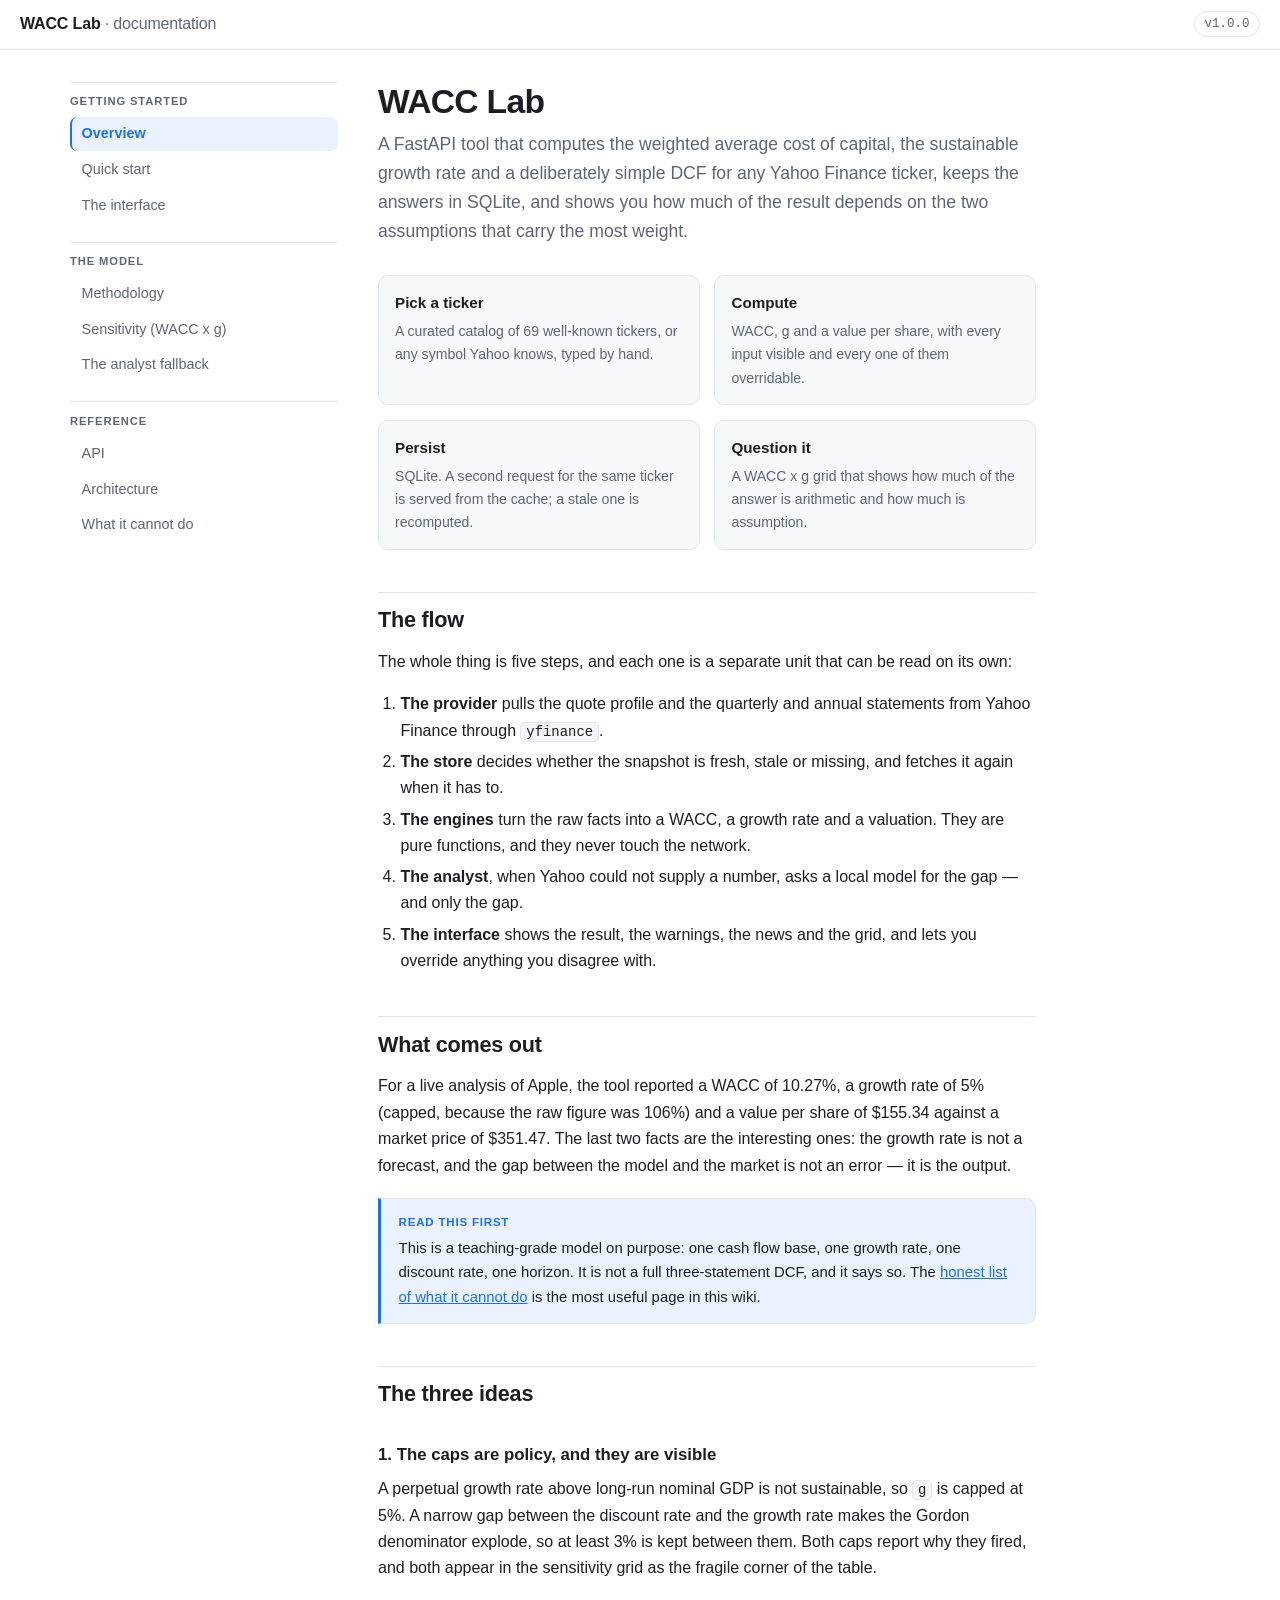
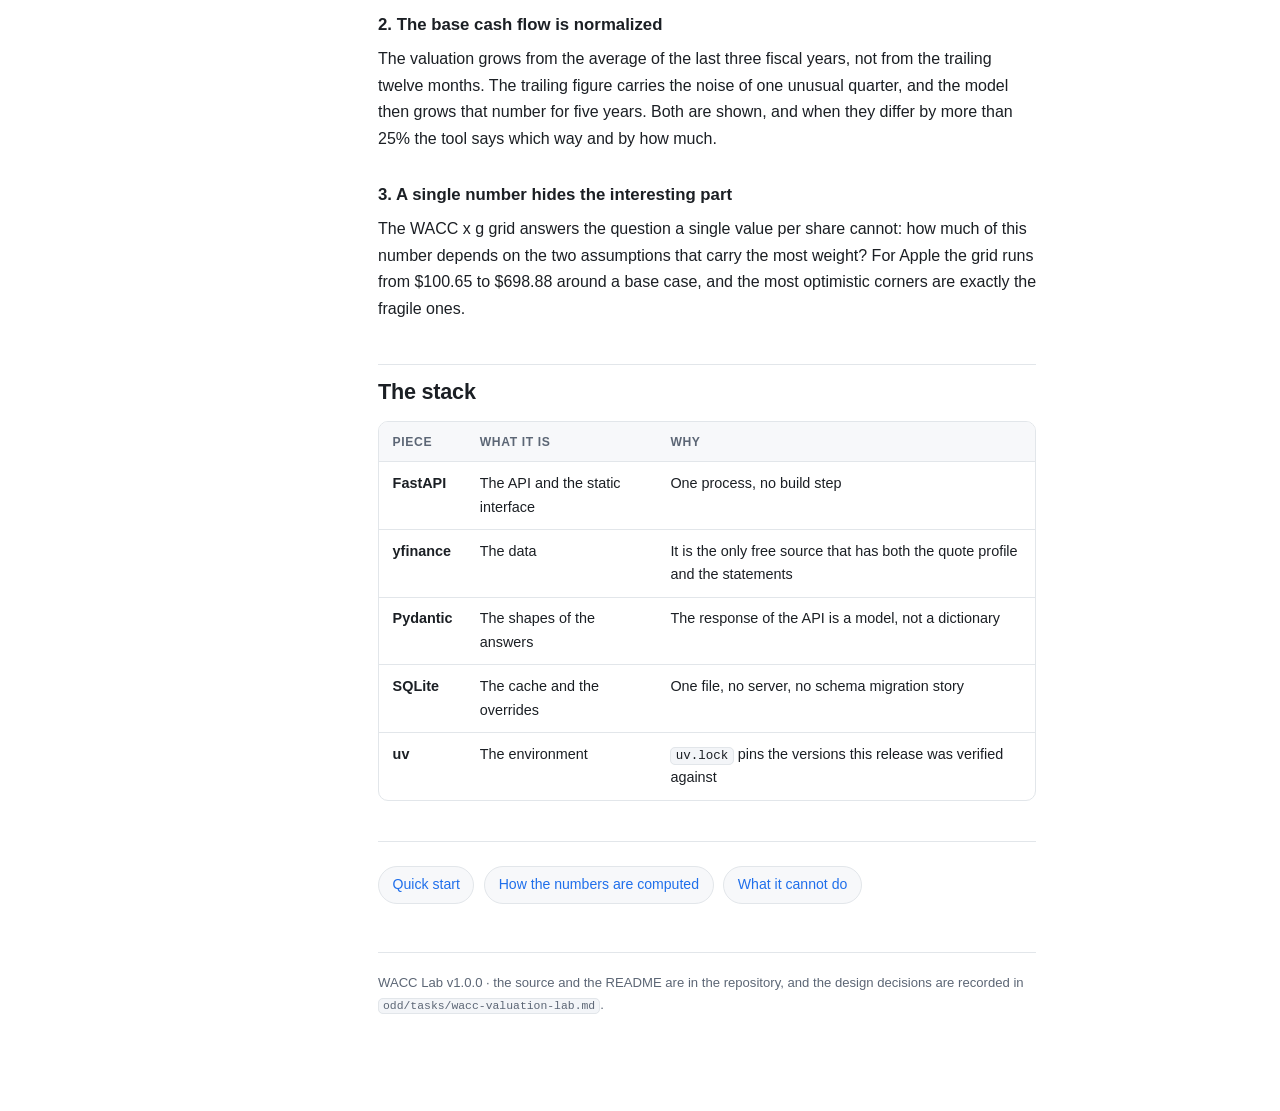
<file: docs/index.html>
<!DOCTYPE html>
<html lang="en">
<head>
<meta charset="utf-8" />
<meta name="viewport" content="width=device-width, initial-scale=1" />
<title>Overview — WACC Lab</title>
<link rel="stylesheet" href="assets/wiki.css" />
</head>
<body data-page="index">
<header class="masthead">
  <button class="menu" id="menu">Menu</button>
  <a class="mark" href="index.html">WACC Lab <span>· documentation</span></a>
  <span class="version" id="version">v1.0.0</span>
</header>

<div class="shell">
  <nav class="sidebar" id="sidebar"></nav>

  <main class="content">
    <h1>WACC Lab</h1>
    <p class="lead">
      A FastAPI tool that computes the weighted average cost of capital, the
      sustainable growth rate and a deliberately simple DCF for any Yahoo Finance
      ticker, keeps the answers in SQLite, and shows you how much of the result
      depends on the two assumptions that carry the most weight.
    </p>

    <div class="cards">
      <div class="card">
        <h3>Pick a ticker</h3>
        <p>A curated catalog of 69 well-known tickers, or any symbol Yahoo
        knows, typed by hand.</p>
      </div>
      <div class="card">
        <h3>Compute</h3>
        <p>WACC, g and a value per share, with every input visible and every
        one of them overridable.</p>
      </div>
      <div class="card">
        <h3>Persist</h3>
        <p>SQLite. A second request for the same ticker is served from the
        cache; a stale one is recomputed.</p>
      </div>
      <div class="card">
        <h3>Question it</h3>
        <p>A WACC x g grid that shows how much of the answer is arithmetic and
        how much is assumption.</p>
      </div>
    </div>

    <h2>The flow</h2>
    <p>
      The whole thing is five steps, and each one is a separate unit that can be
      read on its own:
    </p>
    <ol>
      <li><strong>The provider</strong> pulls the quote profile and the quarterly
      and annual statements from Yahoo Finance through <code>yfinance</code>.</li>
      <li><strong>The store</strong> decides whether the snapshot is fresh, stale
      or missing, and fetches it again when it has to.</li>
      <li><strong>The engines</strong> turn the raw facts into a WACC, a growth
      rate and a valuation. They are pure functions, and they never touch the
      network.</li>
      <li><strong>The analyst</strong>, when Yahoo could not supply a number,
      asks a local model for the gap — and only the gap.</li>
      <li><strong>The interface</strong> shows the result, the warnings, the
      news and the grid, and lets you override anything you disagree with.</li>
    </ol>

    <h2>What comes out</h2>
    <p>
      For a live analysis of Apple, the tool reported a WACC of 10.27%, a growth
      rate of 5% (capped, because the raw figure was 106%) and a value per share
      of $155.34 against a market price of $351.47. The last two facts are the
      interesting ones: the growth rate is not a forecast, and the gap between
      the model and the market is not an error — it is the output.
    </p>

    <div class="note info">
      <span class="label">Read this first</span>
      <p>
        This is a teaching-grade model on purpose: one cash flow base, one
        growth rate, one discount rate, one horizon. It is not a full
        three-statement DCF, and it says so. The
        <a href="limits.html">honest list of what it cannot do</a> is the most
        useful page in this wiki.
      </p>
    </div>

    <h2>The three ideas</h2>

    <h3>1. The caps are policy, and they are visible</h3>
    <p>
      A perpetual growth rate above long-run nominal GDP is not sustainable, so
      <code>g</code> is capped at 5%. A narrow gap between the discount rate and
      the growth rate makes the Gordon denominator explode, so at least 3% is
      kept between them. Both caps report why they fired, and both appear in
      the sensitivity grid as the fragile corner of the table.
    </p>

    <h3>2. The base cash flow is normalized</h3>
    <p>
      The valuation grows from the average of the last three fiscal years, not
      from the trailing twelve months. The trailing figure carries the noise of
      one unusual quarter, and the model then grows that number for five years.
      Both are shown, and when they differ by more than 25% the tool says which
      way and by how much.
    </p>

    <h3>3. A single number hides the interesting part</h3>
    <p>
      The WACC x g grid answers the question a single value per share cannot:
      how much of this number depends on the two assumptions that carry the
      most weight? For Apple the grid runs from $100.65 to $698.88 around a base
      case, and the most optimistic corners are exactly the fragile ones.
    </p>

    <h2>The stack</h2>
    <div class="table-wrap">
      <table>
        <thead>
          <tr><th>Piece</th><th>What it is</th><th>Why</th></tr>
        </thead>
        <tbody>
          <tr><th>FastAPI</th><td>The API and the static interface</td><td>One process, no build step</td></tr>
          <tr><th>yfinance</th><td>The data</td><td>It is the only free source that has both the quote profile and the statements</td></tr>
          <tr><th>Pydantic</th><td>The shapes of the answers</td><td>The response of the API is a model, not a dictionary</td></tr>
          <tr><th>SQLite</th><td>The cache and the overrides</td><td>One file, no server, no schema migration story</td></tr>
          <tr><th>uv</th><td>The environment</td><td><code>uv.lock</code> pins the versions this release was verified against</td></tr>
        </tbody>
      </table>
    </div>

    <div class="next-links">
      <a href="quickstart.html">Quick start</a>
      <a href="methodology.html">How the numbers are computed</a>
      <a href="limits.html">What it cannot do</a>
    </div>

    <p class="page-foot">
      WACC Lab v1.0.0 · the source and the README are in the repository, and
      the design decisions are recorded in
      <code>odd/tasks/wacc-valuation-lab.md</code>.
    </p>
  </main>
</div>

<script src="assets/wiki.js"></script>
</body>
</html>
</file>
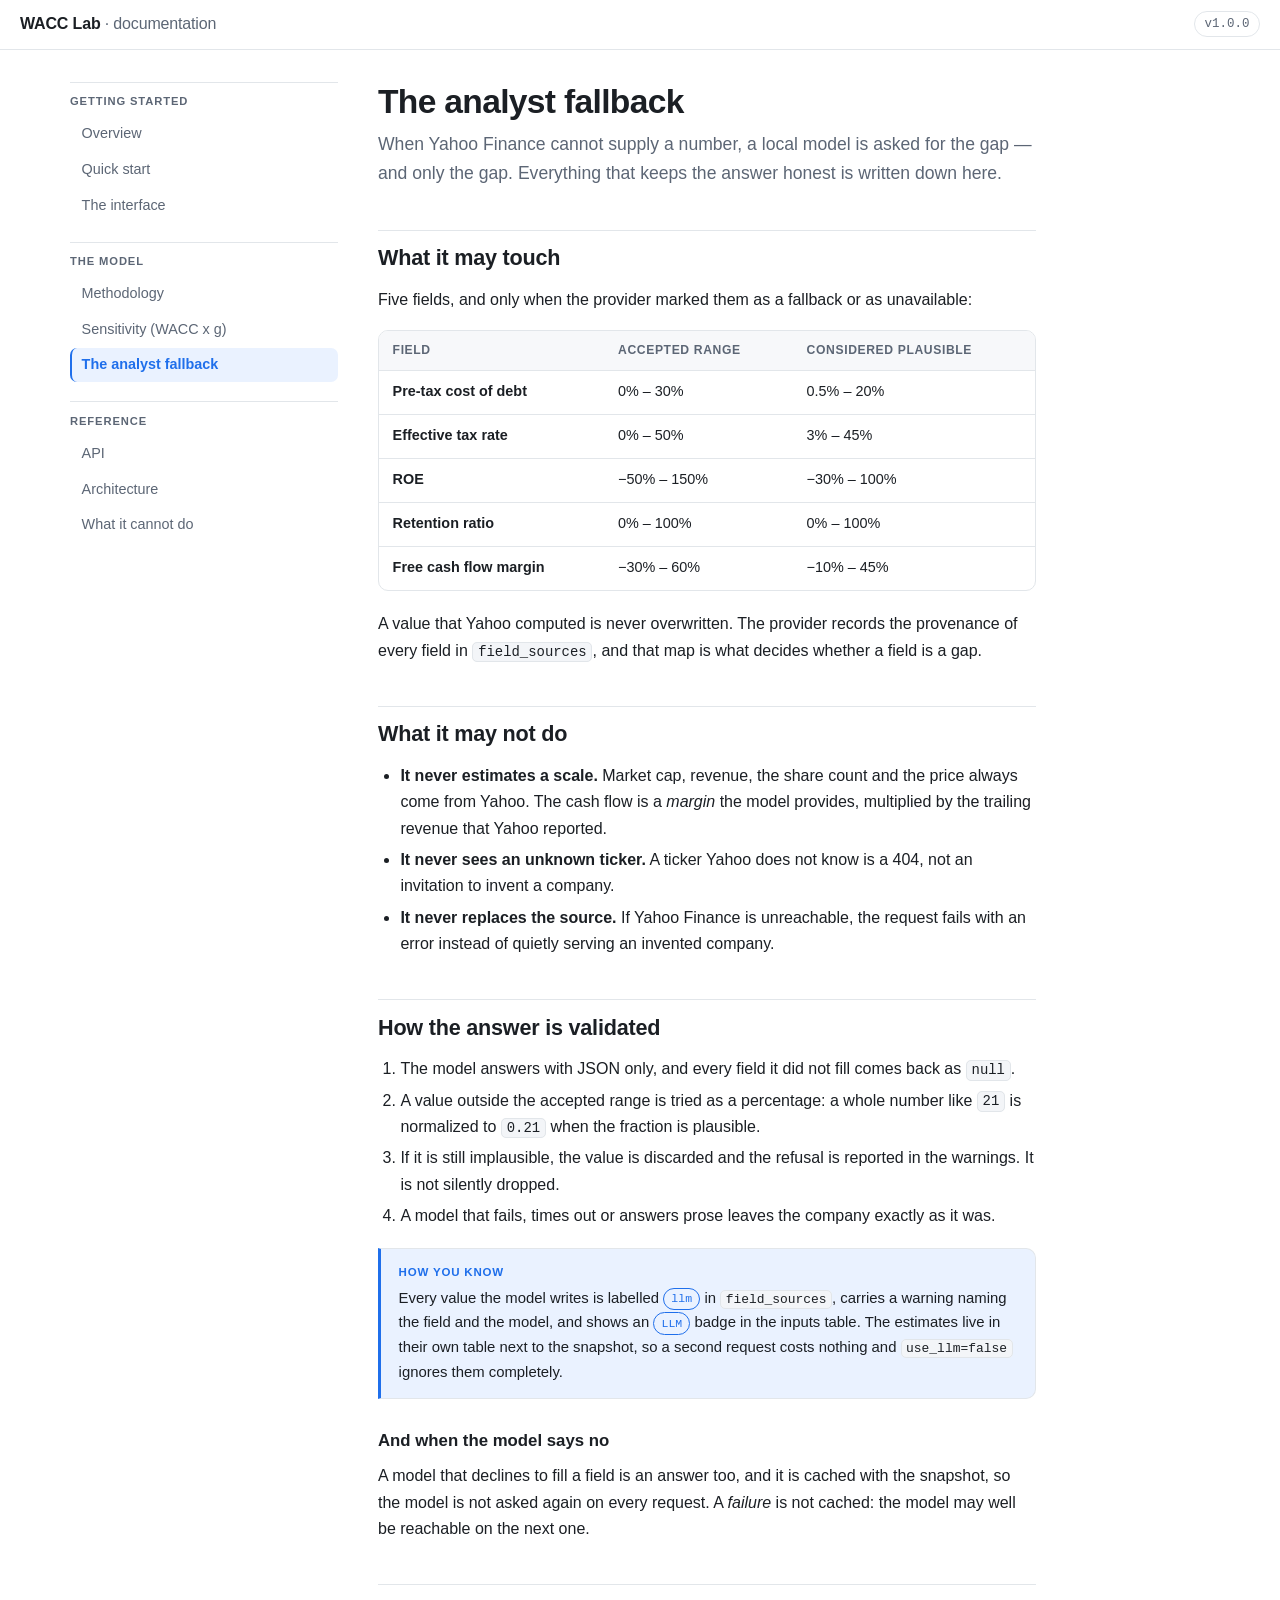
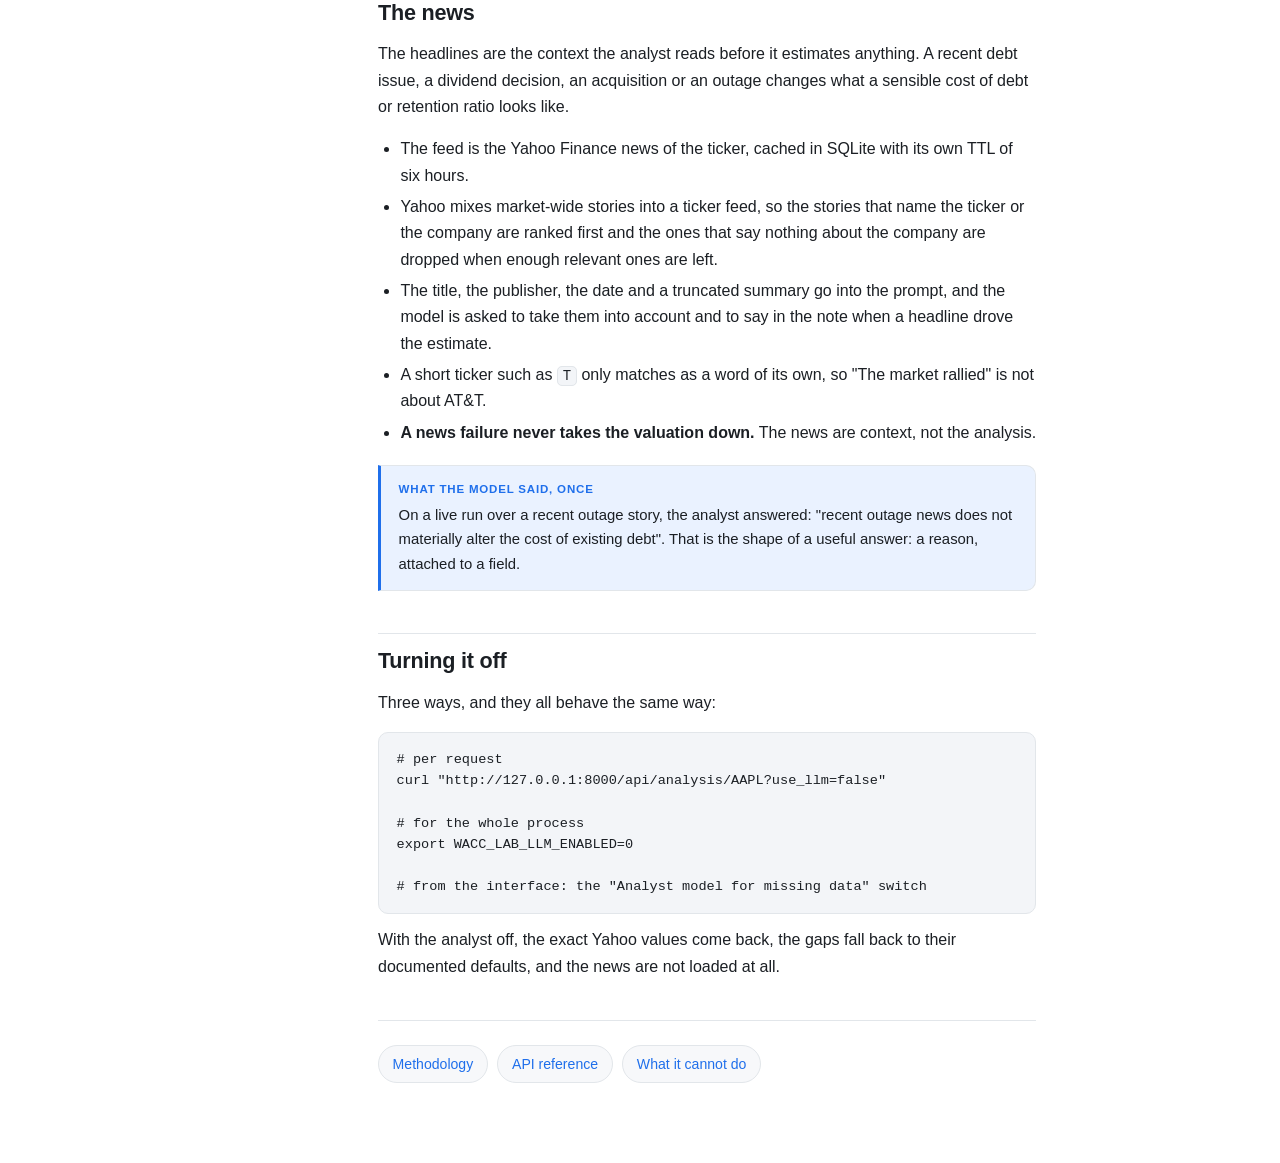
<file: docs/analyst.html>
<!DOCTYPE html>
<html lang="en">
<head>
<meta charset="utf-8" />
<meta name="viewport" content="width=device-width, initial-scale=1" />
<title>The analyst fallback — WACC Lab</title>
<link rel="stylesheet" href="assets/wiki.css" />
</head>
<body data-page="analyst">
<header class="masthead">
  <button class="menu" id="menu">Menu</button>
  <a class="mark" href="index.html">WACC Lab <span>· documentation</span></a>
  <span class="version" id="version">v1.0.0</span>
</header>

<div class="shell">
  <nav class="sidebar" id="sidebar"></nav>

  <main class="content">
    <h1>The analyst fallback</h1>
    <p class="lead">
      When Yahoo Finance cannot supply a number, a local model is asked for the
      gap — and only the gap. Everything that keeps the answer honest is
      written down here.
    </p>

    <h2>What it may touch</h2>
    <p>
      Five fields, and only when the provider marked them as a fallback or as
      unavailable:
    </p>
    <div class="table-wrap">
      <table>
        <thead>
          <tr><th>Field</th><th>Accepted range</th><th>Considered plausible</th></tr>
        </thead>
        <tbody>
          <tr><th>Pre-tax cost of debt</th><td>0% – 30%</td><td>0.5% – 20%</td></tr>
          <tr><th>Effective tax rate</th><td>0% – 50%</td><td>3% – 45%</td></tr>
          <tr><th>ROE</th><td>−50% – 150%</td><td>−30% – 100%</td></tr>
          <tr><th>Retention ratio</th><td>0% – 100%</td><td>0% – 100%</td></tr>
          <tr><th>Free cash flow margin</th><td>−30% – 60%</td><td>−10% – 45%</td></tr>
        </tbody>
      </table>
    </div>
    <p>
      A value that Yahoo computed is never overwritten. The provider records
      the provenance of every field in <code>field_sources</code>, and that map
      is what decides whether a field is a gap.
    </p>

    <h2>What it may not do</h2>
    <ul>
      <li><strong>It never estimates a scale.</strong> Market cap, revenue, the
      share count and the price always come from Yahoo. The cash flow is a
      <em>margin</em> the model provides, multiplied by the trailing revenue
      that Yahoo reported.</li>
      <li><strong>It never sees an unknown ticker.</strong> A ticker Yahoo does
      not know is a 404, not an invitation to invent a company.</li>
      <li><strong>It never replaces the source.</strong> If Yahoo Finance is
      unreachable, the request fails with an error instead of quietly serving an
      invented company.</li>
    </ul>

    <h2>How the answer is validated</h2>
    <ol>
      <li>The model answers with JSON only, and every field it did not fill
      comes back as <code>null</code>.</li>
      <li>A value outside the accepted range is tried as a percentage: a whole
      number like <code>21</code> is normalized to <code>0.21</code> when the
      fraction is plausible.</li>
      <li>If it is still implausible, the value is discarded and the refusal is
      reported in the warnings. It is not silently dropped.</li>
      <li>A model that fails, times out or answers prose leaves the company
      exactly as it was.</li>
    </ol>

    <div class="note info">
      <span class="label">How you know</span>
      <p>
        Every value the model writes is labelled <span class="chip llm">llm</span>
        in <code>field_sources</code>, carries a warning naming the field and
        the model, and shows an <span class="chip llm">LLM</span> badge in the
        inputs table. The estimates live in their own table next to the
        snapshot, so a second request costs nothing and
        <code>use_llm=false</code> ignores them completely.
      </p>
    </div>

    <h3>And when the model says no</h3>
    <p>
      A model that declines to fill a field is an answer too, and it is cached
      with the snapshot, so the model is not asked again on every request. A
      <em>failure</em> is not cached: the model may well be reachable on the
      next one.
    </p>

    <h2>The news</h2>
    <p>
      The headlines are the context the analyst reads before it estimates
      anything. A recent debt issue, a dividend decision, an acquisition or an
      outage changes what a sensible cost of debt or retention ratio looks like.
    </p>
    <ul>
      <li>The feed is the Yahoo Finance news of the ticker, cached in SQLite
      with its own TTL of six hours.</li>
      <li>Yahoo mixes market-wide stories into a ticker feed, so the stories
      that name the ticker or the company are ranked first and the ones that
      say nothing about the company are dropped when enough relevant ones are
      left.</li>
      <li>The title, the publisher, the date and a truncated summary go into
      the prompt, and the model is asked to take them into account and to say
      in the note when a headline drove the estimate.</li>
      <li>A short ticker such as <code>T</code> only matches as a word of its
      own, so "The market rallied" is not about AT&amp;T.</li>
      <li><strong>A news failure never takes the valuation down.</strong> The
      news are context, not the analysis.</li>
    </ul>

    <div class="note info">
      <span class="label">What the model said, once</span>
      <p>
        On a live run over a recent outage story, the analyst answered:
        "recent outage news does not materially alter the cost of existing
        debt". That is the shape of a useful answer: a reason, attached to a
        field.
      </p>
    </div>

    <h2>Turning it off</h2>
    <p>Three ways, and they all behave the same way:</p>
    <pre><code># per request
curl "http://127.0.0.1:8000/api/analysis/AAPL?use_llm=false"

# for the whole process
export WACC_LAB_LLM_ENABLED=0

# from the interface: the "Analyst model for missing data" switch</code></pre>
    <p>
      With the analyst off, the exact Yahoo values come back, the gaps fall
      back to their documented defaults, and the news are not loaded at all.
    </p>

    <div class="next-links">
      <a href="methodology.html">Methodology</a>
      <a href="api.html">API reference</a>
      <a href="limits.html">What it cannot do</a>
    </div>
  </main>
</div>

<script src="assets/wiki.js"></script>
</body>
</html>
</file>
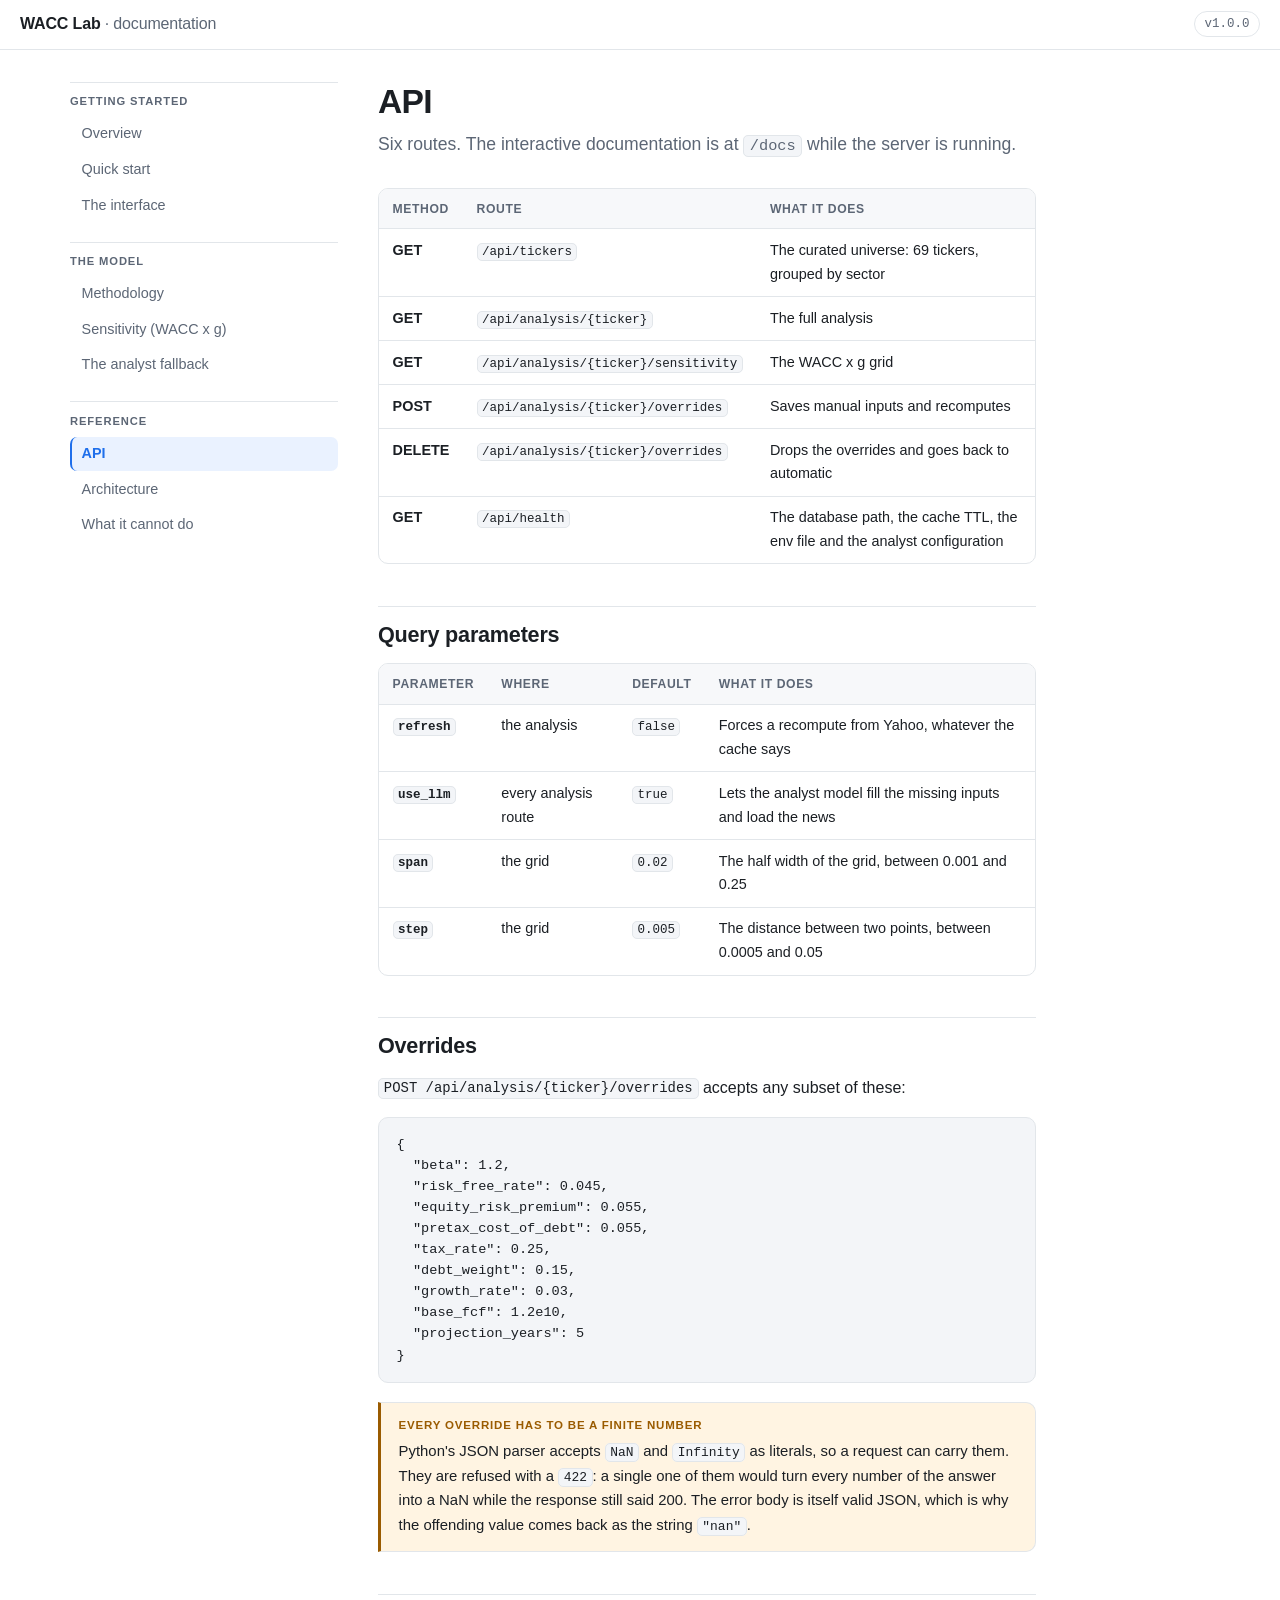
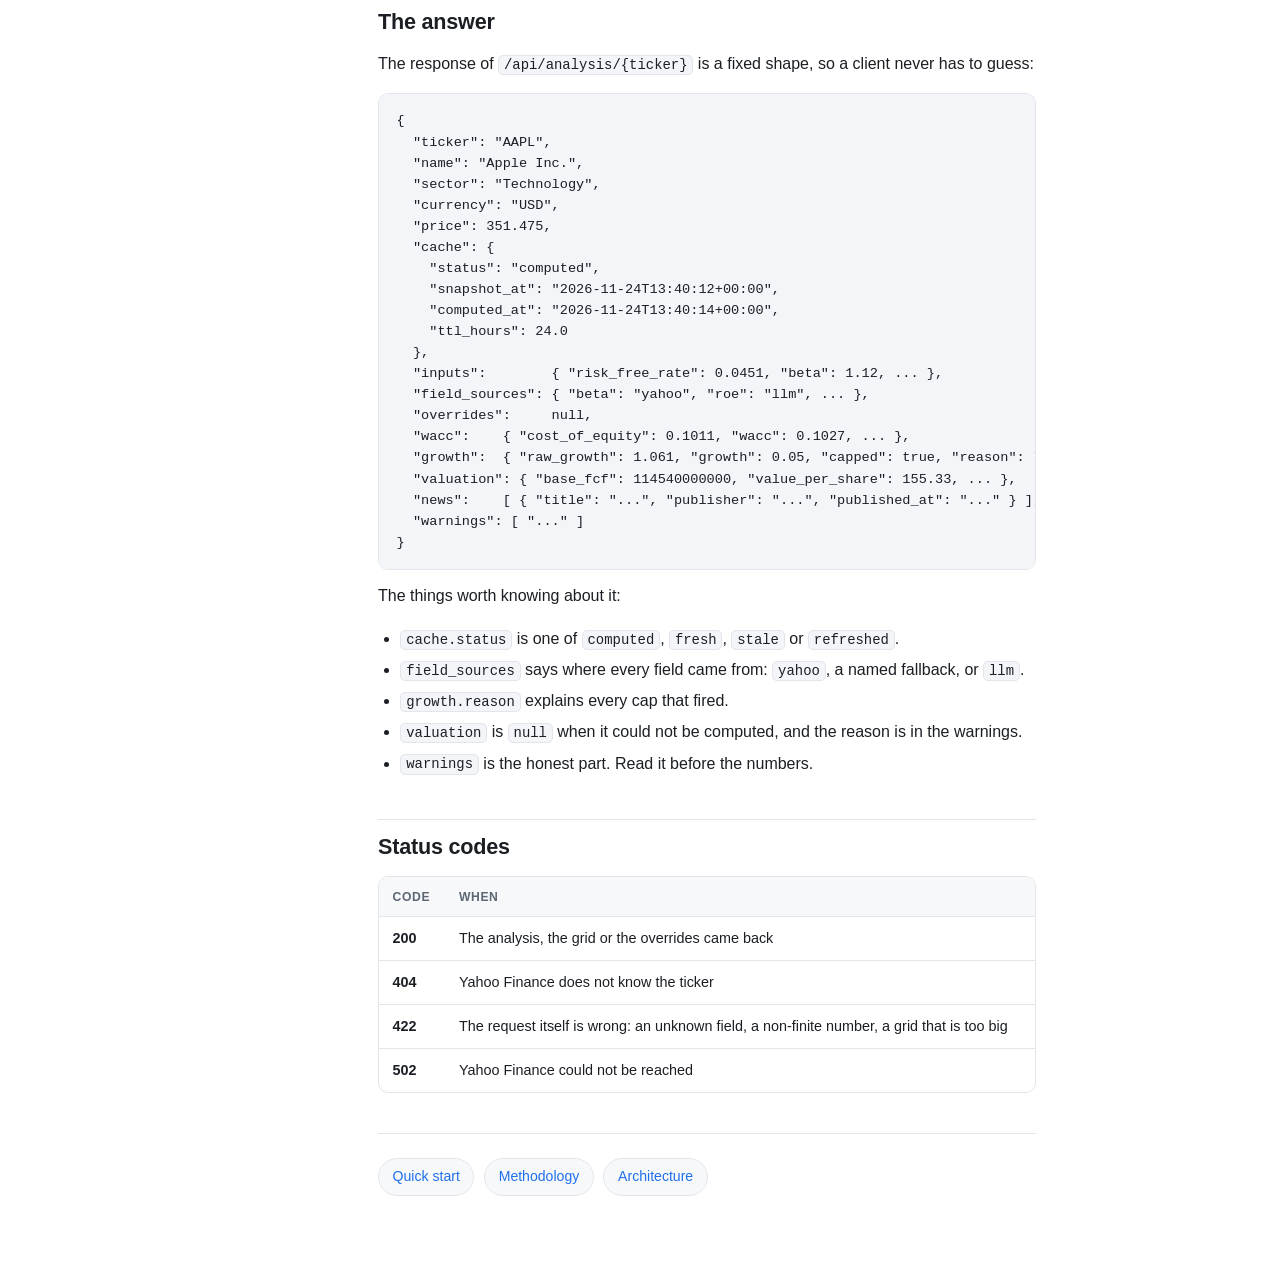
<file: docs/api.html>
<!DOCTYPE html>
<html lang="en">
<head>
<meta charset="utf-8" />
<meta name="viewport" content="width=device-width, initial-scale=1" />
<title>API — WACC Lab</title>
<link rel="stylesheet" href="assets/wiki.css" />
</head>
<body data-page="api">
<header class="masthead">
  <button class="menu" id="menu">Menu</button>
  <a class="mark" href="index.html">WACC Lab <span>· documentation</span></a>
  <span class="version" id="version">v1.0.0</span>
</header>

<div class="shell">
  <nav class="sidebar" id="sidebar"></nav>

  <main class="content">
    <h1>API</h1>
    <p class="lead">
      Six routes. The interactive documentation is at
      <code>/docs</code> while the server is running.
    </p>

    <div class="table-wrap">
      <table>
        <thead>
          <tr><th>Method</th><th>Route</th><th>What it does</th></tr>
        </thead>
        <tbody>
          <tr>
            <th>GET</th>
            <td><code>/api/tickers</code></td>
            <td>The curated universe: 69 tickers, grouped by sector</td>
          </tr>
          <tr>
            <th>GET</th>
            <td><code>/api/analysis/{ticker}</code></td>
            <td>The full analysis</td>
          </tr>
          <tr>
            <th>GET</th>
            <td><code>/api/analysis/{ticker}/sensitivity</code></td>
            <td>The WACC x g grid</td>
          </tr>
          <tr>
            <th>POST</th>
            <td><code>/api/analysis/{ticker}/overrides</code></td>
            <td>Saves manual inputs and recomputes</td>
          </tr>
          <tr>
            <th>DELETE</th>
            <td><code>/api/analysis/{ticker}/overrides</code></td>
            <td>Drops the overrides and goes back to automatic</td>
          </tr>
          <tr>
            <th>GET</th>
            <td><code>/api/health</code></td>
            <td>The database path, the cache TTL, the env file and the analyst configuration</td>
          </tr>
        </tbody>
      </table>
    </div>

    <h2>Query parameters</h2>
    <div class="table-wrap">
      <table>
        <thead>
          <tr><th>Parameter</th><th>Where</th><th>Default</th><th>What it does</th></tr>
        </thead>
        <tbody>
          <tr><th><code>refresh</code></th><td>the analysis</td><td><code>false</code></td><td>Forces a recompute from Yahoo, whatever the cache says</td></tr>
          <tr><th><code>use_llm</code></th><td>every analysis route</td><td><code>true</code></td><td>Lets the analyst model fill the missing inputs and load the news</td></tr>
          <tr><th><code>span</code></th><td>the grid</td><td><code>0.02</code></td><td>The half width of the grid, between 0.001 and 0.25</td></tr>
          <tr><th><code>step</code></th><td>the grid</td><td><code>0.005</code></td><td>The distance between two points, between 0.0005 and 0.05</td></tr>
        </tbody>
      </table>
    </div>

    <h2>Overrides</h2>
    <p>
      <code>POST /api/analysis/{ticker}/overrides</code> accepts any subset of
      these:
    </p>
    <pre><code>{
  "beta": 1.2,
  "risk_free_rate": 0.045,
  "equity_risk_premium": 0.055,
  "pretax_cost_of_debt": 0.055,
  "tax_rate": 0.25,
  "debt_weight": 0.15,
  "growth_rate": 0.03,
  "base_fcf": 1.2e10,
  "projection_years": 5
}</code></pre>

    <div class="note warn">
      <span class="label">Every override has to be a finite number</span>
      <p>
        Python's JSON parser accepts <code>NaN</code> and <code>Infinity</code>
        as literals, so a request can carry them. They are refused with a
        <code>422</code>: a single one of them would turn every number of the
        answer into a NaN while the response still said 200. The error body is
        itself valid JSON, which is why the offending value comes back as the
        string <code>"nan"</code>.
      </p>
    </div>

    <h2>The answer</h2>
    <p>
      The response of <code>/api/analysis/{ticker}</code> is a fixed shape, so a
      client never has to guess:
    </p>
    <pre><code>{
  "ticker": "AAPL",
  "name": "Apple Inc.",
  "sector": "Technology",
  "currency": "USD",
  "price": 351.475,
  "cache": {
    "status": "computed",
    "snapshot_at": "2026-11-24T13:40:12+00:00",
    "computed_at": "2026-11-24T13:40:14+00:00",
    "ttl_hours": 24.0
  },
  "inputs":        { "risk_free_rate": 0.0451, "beta": 1.12, ... },
  "field_sources": { "beta": "yahoo", "roe": "llm", ... },
  "overrides":     null,
  "wacc":    { "cost_of_equity": 0.1011, "wacc": 0.1027, ... },
  "growth":  { "raw_growth": 1.061, "growth": 0.05, "capped": true, "reason": "..." },
  "valuation": { "base_fcf": 114540000000, "value_per_share": 155.33, ... },
  "news":    [ { "title": "...", "publisher": "...", "published_at": "..." } ],
  "warnings": [ "..." ]
}</code></pre>

    <p>The things worth knowing about it:</p>
    <ul>
      <li><code>cache.status</code> is one of <code>computed</code>,
      <code>fresh</code>, <code>stale</code> or <code>refreshed</code>.</li>
      <li><code>field_sources</code> says where every field came from:
      <code>yahoo</code>, a named fallback, or <code>llm</code>.</li>
      <li><code>growth.reason</code> explains every cap that fired.</li>
      <li><code>valuation</code> is <code>null</code> when it could not be
      computed, and the reason is in the warnings.</li>
      <li><code>warnings</code> is the honest part. Read it before the
      numbers.</li>
    </ul>

    <h2>Status codes</h2>
    <div class="table-wrap">
      <table>
        <thead>
          <tr><th>Code</th><th>When</th></tr>
        </thead>
        <tbody>
          <tr><th>200</th><td>The analysis, the grid or the overrides came back</td></tr>
          <tr><th>404</th><td>Yahoo Finance does not know the ticker</td></tr>
          <tr><th>422</th><td>The request itself is wrong: an unknown field, a non-finite number, a grid that is too big</td></tr>
          <tr><th>502</th><td>Yahoo Finance could not be reached</td></tr>
        </tbody>
      </table>
    </div>

    <div class="next-links">
      <a href="quickstart.html">Quick start</a>
      <a href="methodology.html">Methodology</a>
      <a href="architecture.html">Architecture</a>
    </div>
  </main>
</div>

<script src="assets/wiki.js"></script>
</body>
</html>
</file>
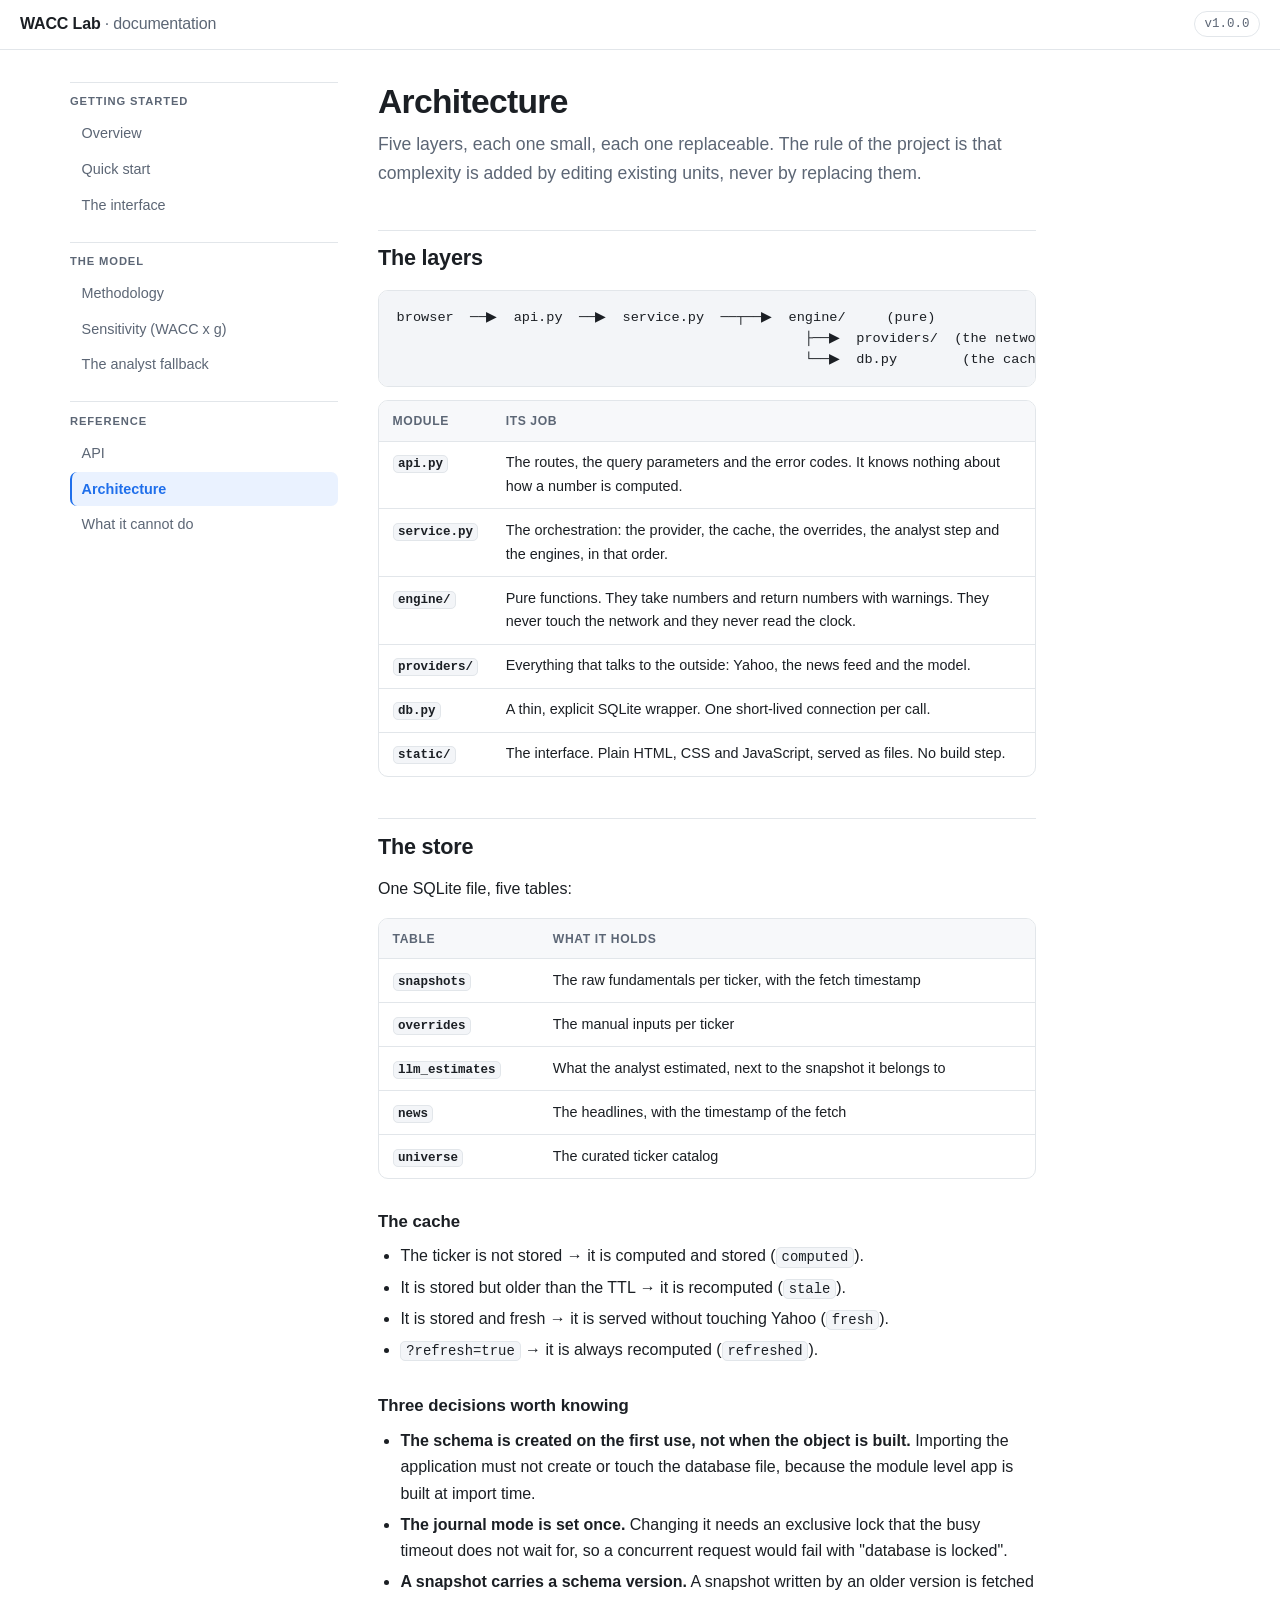
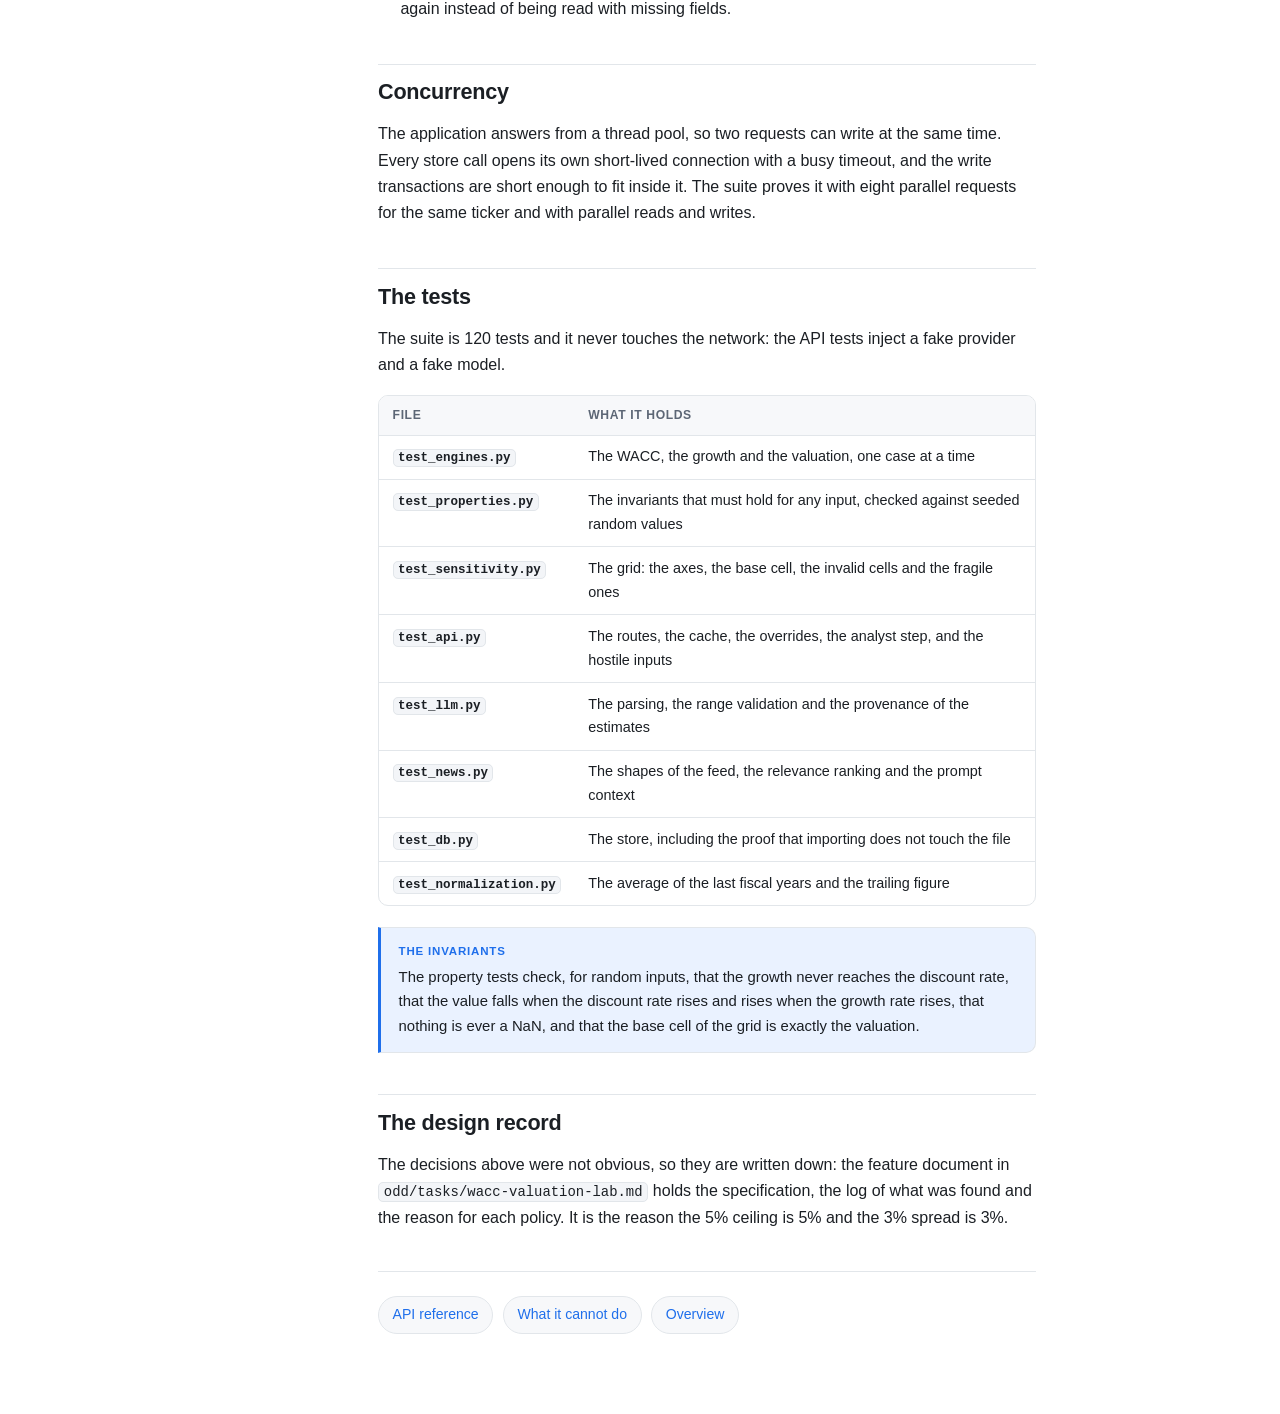
<file: docs/architecture.html>
<!DOCTYPE html>
<html lang="en">
<head>
<meta charset="utf-8" />
<meta name="viewport" content="width=device-width, initial-scale=1" />
<title>Architecture — WACC Lab</title>
<link rel="stylesheet" href="assets/wiki.css" />
</head>
<body data-page="architecture">
<header class="masthead">
  <button class="menu" id="menu">Menu</button>
  <a class="mark" href="index.html">WACC Lab <span>· documentation</span></a>
  <span class="version" id="version">v1.0.0</span>
</header>

<div class="shell">
  <nav class="sidebar" id="sidebar"></nav>

  <main class="content">
    <h1>Architecture</h1>
    <p class="lead">
      Five layers, each one small, each one replaceable. The rule of the
      project is that complexity is added by editing existing units, never by
      replacing them.
    </p>

    <h2>The layers</h2>
    <pre><code>browser  ──▶  api.py  ──▶  service.py  ──┬──▶  engine/     (pure)
                                                  ├──▶  providers/  (the network)
                                                  └──▶  db.py        (the cache)</code></pre>

    <div class="table-wrap">
      <table>
        <thead>
          <tr><th>Module</th><th>Its job</th></tr>
        </thead>
        <tbody>
          <tr>
            <th><code>api.py</code></th>
            <td>The routes, the query parameters and the error codes. It knows
            nothing about how a number is computed.</td>
          </tr>
          <tr>
            <th><code>service.py</code></th>
            <td>The orchestration: the provider, the cache, the overrides, the
            analyst step and the engines, in that order.</td>
          </tr>
          <tr>
            <th><code>engine/</code></th>
            <td>Pure functions. They take numbers and return numbers with
            warnings. They never touch the network and they never read the
            clock.</td>
          </tr>
          <tr>
            <th><code>providers/</code></th>
            <td>Everything that talks to the outside: Yahoo, the news feed and
            the model.</td>
          </tr>
          <tr>
            <th><code>db.py</code></th>
            <td>A thin, explicit SQLite wrapper. One short-lived connection per
            call.</td>
          </tr>
          <tr>
            <th><code>static/</code></th>
            <td>The interface. Plain HTML, CSS and JavaScript, served as
            files. No build step.</td>
          </tr>
        </tbody>
      </table>
    </div>

    <h2>The store</h2>
    <p>One SQLite file, five tables:</p>
    <div class="table-wrap">
      <table>
        <thead>
          <tr><th>Table</th><th>What it holds</th></tr>
        </thead>
        <tbody>
          <tr><th><code>snapshots</code></th><td>The raw fundamentals per ticker, with the fetch timestamp</td></tr>
          <tr><th><code>overrides</code></th><td>The manual inputs per ticker</td></tr>
          <tr><th><code>llm_estimates</code></th><td>What the analyst estimated, next to the snapshot it belongs to</td></tr>
          <tr><th><code>news</code></th><td>The headlines, with the timestamp of the fetch</td></tr>
          <tr><th><code>universe</code></th><td>The curated ticker catalog</td></tr>
        </tbody>
      </table>
    </div>

    <h3>The cache</h3>
    <ul>
      <li>The ticker is not stored → it is computed and stored
      (<code>computed</code>).</li>
      <li>It is stored but older than the TTL → it is recomputed
      (<code>stale</code>).</li>
      <li>It is stored and fresh → it is served without touching Yahoo
      (<code>fresh</code>).</li>
      <li><code>?refresh=true</code> → it is always recomputed
      (<code>refreshed</code>).</li>
    </ul>

    <h3>Three decisions worth knowing</h3>
    <ul>
      <li><strong>The schema is created on the first use, not when the object is
      built.</strong> Importing the application must not create or touch the
      database file, because the module level app is built at import time.</li>
      <li><strong>The journal mode is set once.</strong> Changing it needs an
      exclusive lock that the busy timeout does not wait for, so a concurrent
      request would fail with "database is locked".</li>
      <li><strong>A snapshot carries a schema version.</strong> A snapshot
      written by an older version is fetched again instead of being read with
      missing fields.</li>
    </ul>

    <h2>Concurrency</h2>
    <p>
      The application answers from a thread pool, so two requests can write at
      the same time. Every store call opens its own short-lived connection with
      a busy timeout, and the write transactions are short enough to fit inside
      it. The suite proves it with eight parallel requests for the same ticker
      and with parallel reads and writes.
    </p>

    <h2>The tests</h2>
    <p>
      The suite is 120 tests and it never touches the network: the API tests
      inject a fake provider and a fake model.
    </p>
    <div class="table-wrap">
      <table>
        <thead>
          <tr><th>File</th><th>What it holds</th></tr>
        </thead>
        <tbody>
          <tr><th><code>test_engines.py</code></th><td>The WACC, the growth and the valuation, one case at a time</td></tr>
          <tr><th><code>test_properties.py</code></th><td>The invariants that must hold for any input, checked against seeded random values</td></tr>
          <tr><th><code>test_sensitivity.py</code></th><td>The grid: the axes, the base cell, the invalid cells and the fragile ones</td></tr>
          <tr><th><code>test_api.py</code></th><td>The routes, the cache, the overrides, the analyst step, and the hostile inputs</td></tr>
          <tr><th><code>test_llm.py</code></th><td>The parsing, the range validation and the provenance of the estimates</td></tr>
          <tr><th><code>test_news.py</code></th><td>The shapes of the feed, the relevance ranking and the prompt context</td></tr>
          <tr><th><code>test_db.py</code></th><td>The store, including the proof that importing does not touch the file</td></tr>
          <tr><th><code>test_normalization.py</code></th><td>The average of the last fiscal years and the trailing figure</td></tr>
        </tbody>
      </table>
    </div>

    <div class="note info">
      <span class="label">The invariants</span>
      <p>
        The property tests check, for random inputs, that the growth never
        reaches the discount rate, that the value falls when the discount rate
        rises and rises when the growth rate rises, that nothing is ever a NaN,
        and that the base cell of the grid is exactly the valuation.
      </p>
    </div>

    <h2>The design record</h2>
    <p>
      The decisions above were not obvious, so they are written down: the
      feature document in <code>odd/tasks/wacc-valuation-lab.md</code> holds
      the specification, the log of what was found and the reason for each
      policy. It is the reason the 5% ceiling is 5% and the 3% spread is 3%.
    </p>

    <div class="next-links">
      <a href="api.html">API reference</a>
      <a href="limits.html">What it cannot do</a>
      <a href="index.html">Overview</a>
    </div>
  </main>
</div>

<script src="assets/wiki.js"></script>
</body>
</html>
</file>
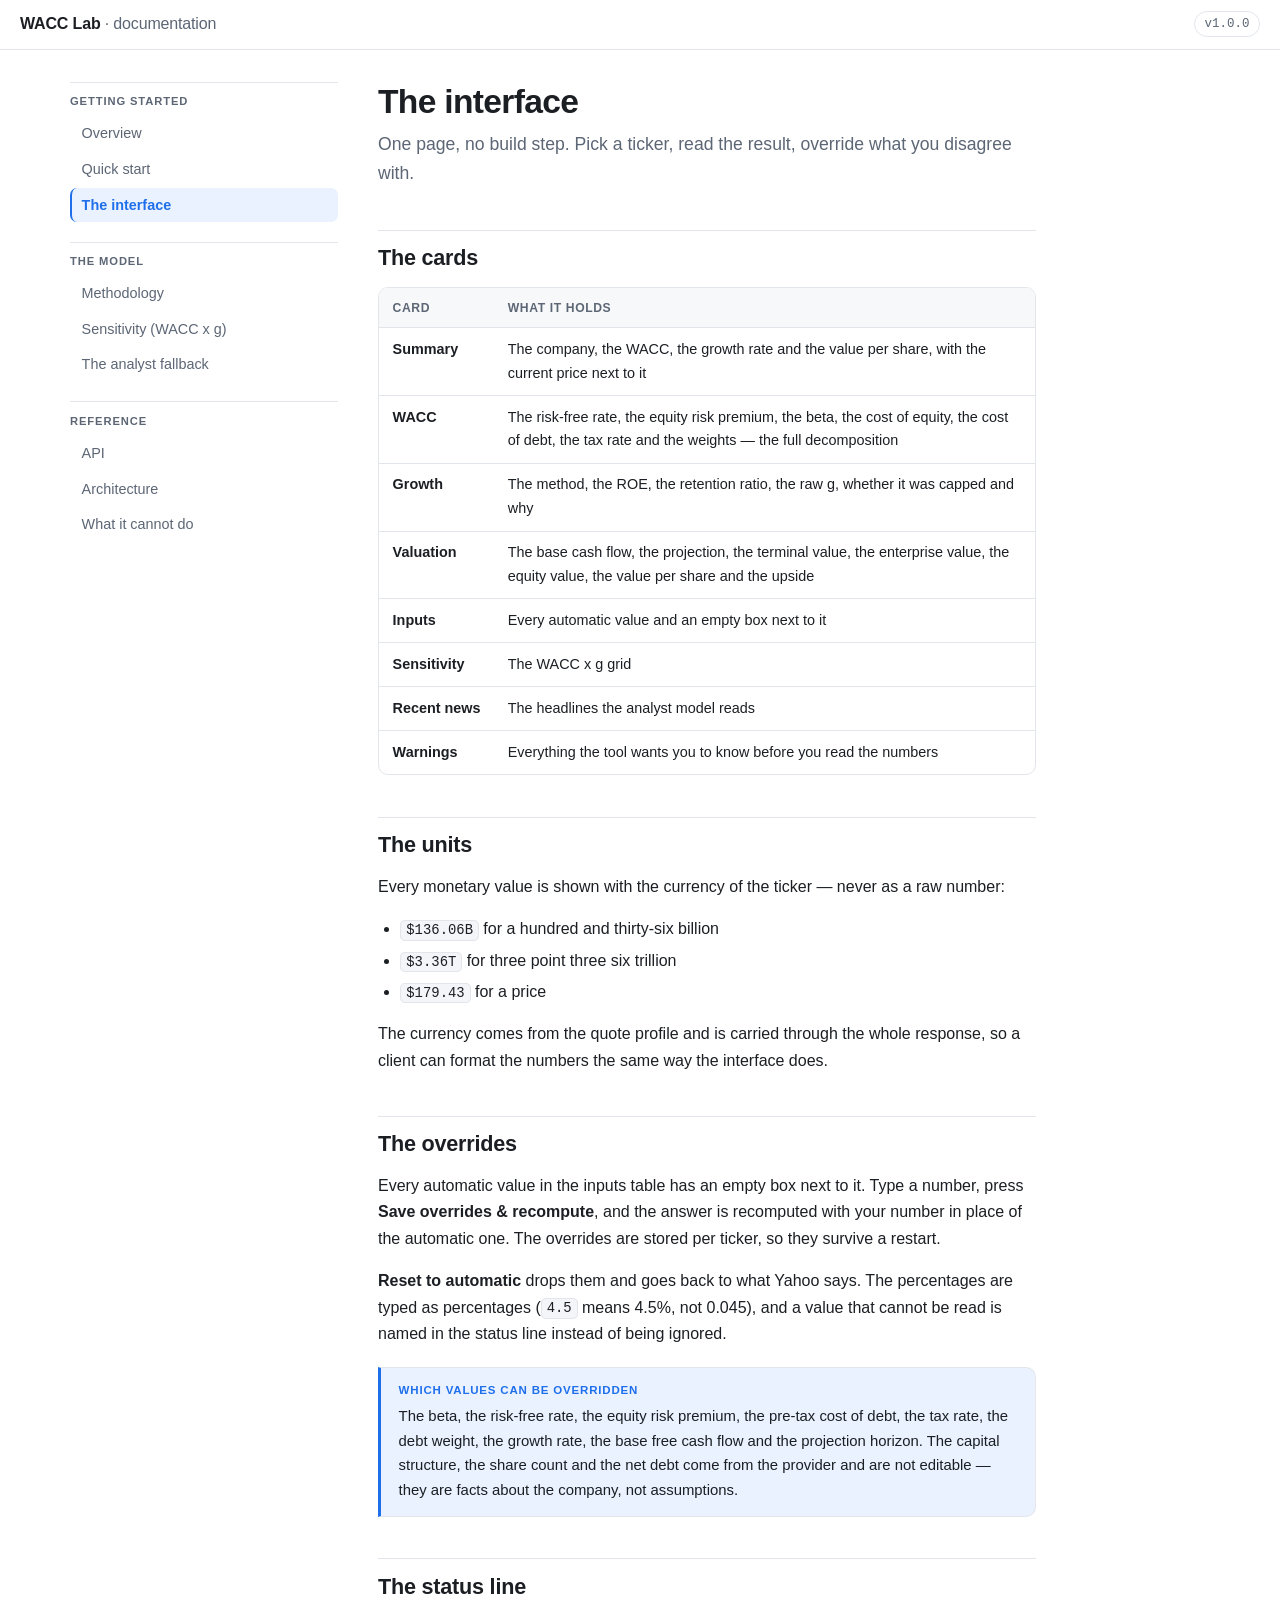
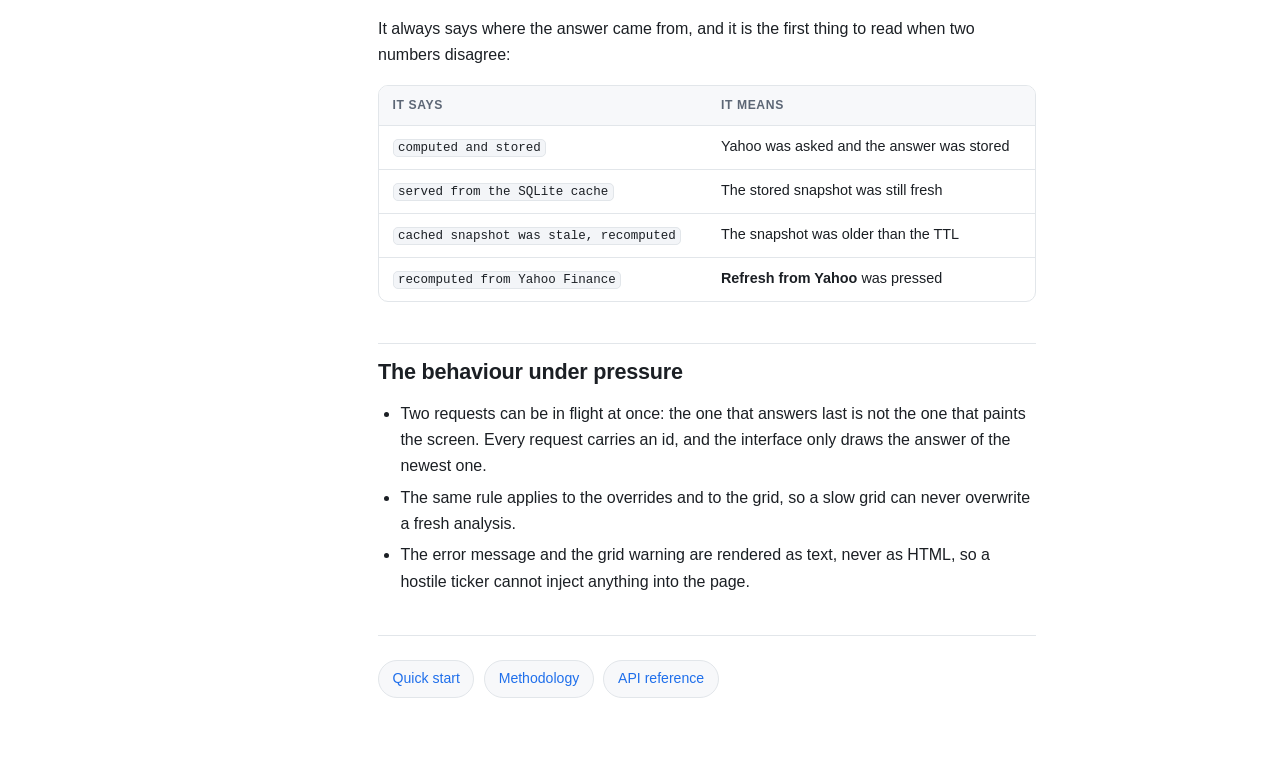
<file: docs/interface.html>
<!DOCTYPE html>
<html lang="en">
<head>
<meta charset="utf-8" />
<meta name="viewport" content="width=device-width, initial-scale=1" />
<title>The interface — WACC Lab</title>
<link rel="stylesheet" href="assets/wiki.css" />
</head>
<body data-page="interface">
<header class="masthead">
  <button class="menu" id="menu">Menu</button>
  <a class="mark" href="index.html">WACC Lab <span>· documentation</span></a>
  <span class="version" id="version">v1.0.0</span>
</header>

<div class="shell">
  <nav class="sidebar" id="sidebar"></nav>

  <main class="content">
    <h1>The interface</h1>
    <p class="lead">
      One page, no build step. Pick a ticker, read the result, override what you
      disagree with.
    </p>

    <h2>The cards</h2>
    <div class="table-wrap">
      <table>
        <thead>
          <tr><th>Card</th><th>What it holds</th></tr>
        </thead>
        <tbody>
          <tr><th>Summary</th><td>The company, the WACC, the growth rate and the value per share, with the current price next to it</td></tr>
          <tr><th>WACC</th><td>The risk-free rate, the equity risk premium, the beta, the cost of equity, the cost of debt, the tax rate and the weights — the full decomposition</td></tr>
          <tr><th>Growth</th><td>The method, the ROE, the retention ratio, the raw g, whether it was capped and why</td></tr>
          <tr><th>Valuation</th><td>The base cash flow, the projection, the terminal value, the enterprise value, the equity value, the value per share and the upside</td></tr>
          <tr><th>Inputs</th><td>Every automatic value and an empty box next to it</td></tr>
          <tr><th>Sensitivity</th><td>The WACC x g grid</td></tr>
          <tr><th>Recent news</th><td>The headlines the analyst model reads</td></tr>
          <tr><th>Warnings</th><td>Everything the tool wants you to know before you read the numbers</td></tr>
        </tbody>
      </table>
    </div>

    <h2>The units</h2>
    <p>
      Every monetary value is shown with the currency of the ticker — never as
      a raw number:
    </p>
    <ul>
      <li><code>$136.06B</code> for a hundred and thirty-six billion</li>
      <li><code>$3.36T</code> for three point three six trillion</li>
      <li><code>$179.43</code> for a price</li>
    </ul>
    <p>
      The currency comes from the quote profile and is carried through the whole
      response, so a client can format the numbers the same way the interface
      does.
    </p>

    <h2>The overrides</h2>
    <p>
      Every automatic value in the inputs table has an empty box next to it.
      Type a number, press <strong>Save overrides &amp; recompute</strong>, and
      the answer is recomputed with your number in place of the automatic one.
      The overrides are stored per ticker, so they survive a restart.
    </p>
    <p>
      <strong>Reset to automatic</strong> drops them and goes back to what Yahoo
      says. The percentages are typed as percentages (<code>4.5</code> means
      4.5%, not 0.045), and a value that cannot be read is named in the status
      line instead of being ignored.
    </p>

    <div class="note info">
      <span class="label">Which values can be overridden</span>
      <p>
        The beta, the risk-free rate, the equity risk premium, the pre-tax cost
        of debt, the tax rate, the debt weight, the growth rate, the base free
        cash flow and the projection horizon. The capital structure, the share
        count and the net debt come from the provider and are not editable —
        they are facts about the company, not assumptions.
      </p>
    </div>

    <h2>The status line</h2>
    <p>
      It always says where the answer came from, and it is the first thing to
      read when two numbers disagree:
    </p>
    <div class="table-wrap">
      <table>
        <thead>
          <tr><th>It says</th><th>It means</th></tr>
        </thead>
        <tbody>
          <tr><td><code>computed and stored</code></td><td>Yahoo was asked and the answer was stored</td></tr>
          <tr><td><code>served from the SQLite cache</code></td><td>The stored snapshot was still fresh</td></tr>
          <tr><td><code>cached snapshot was stale, recomputed</code></td><td>The snapshot was older than the TTL</td></tr>
          <tr><td><code>recomputed from Yahoo Finance</code></td><td><strong>Refresh from Yahoo</strong> was pressed</td></tr>
        </tbody>
      </table>
    </div>

    <h2>The behaviour under pressure</h2>
    <ul>
      <li>Two requests can be in flight at once: the one that answers last is
      not the one that paints the screen. Every request carries an id, and the
      interface only draws the answer of the newest one.</li>
      <li>The same rule applies to the overrides and to the grid, so a slow grid
      can never overwrite a fresh analysis.</li>
      <li>The error message and the grid warning are rendered as text, never as
      HTML, so a hostile ticker cannot inject anything into the page.</li>
    </ul>

    <div class="next-links">
      <a href="quickstart.html">Quick start</a>
      <a href="methodology.html">Methodology</a>
      <a href="api.html">API reference</a>
    </div>
  </main>
</div>

<script src="assets/wiki.js"></script>
</body>
</html>
</file>
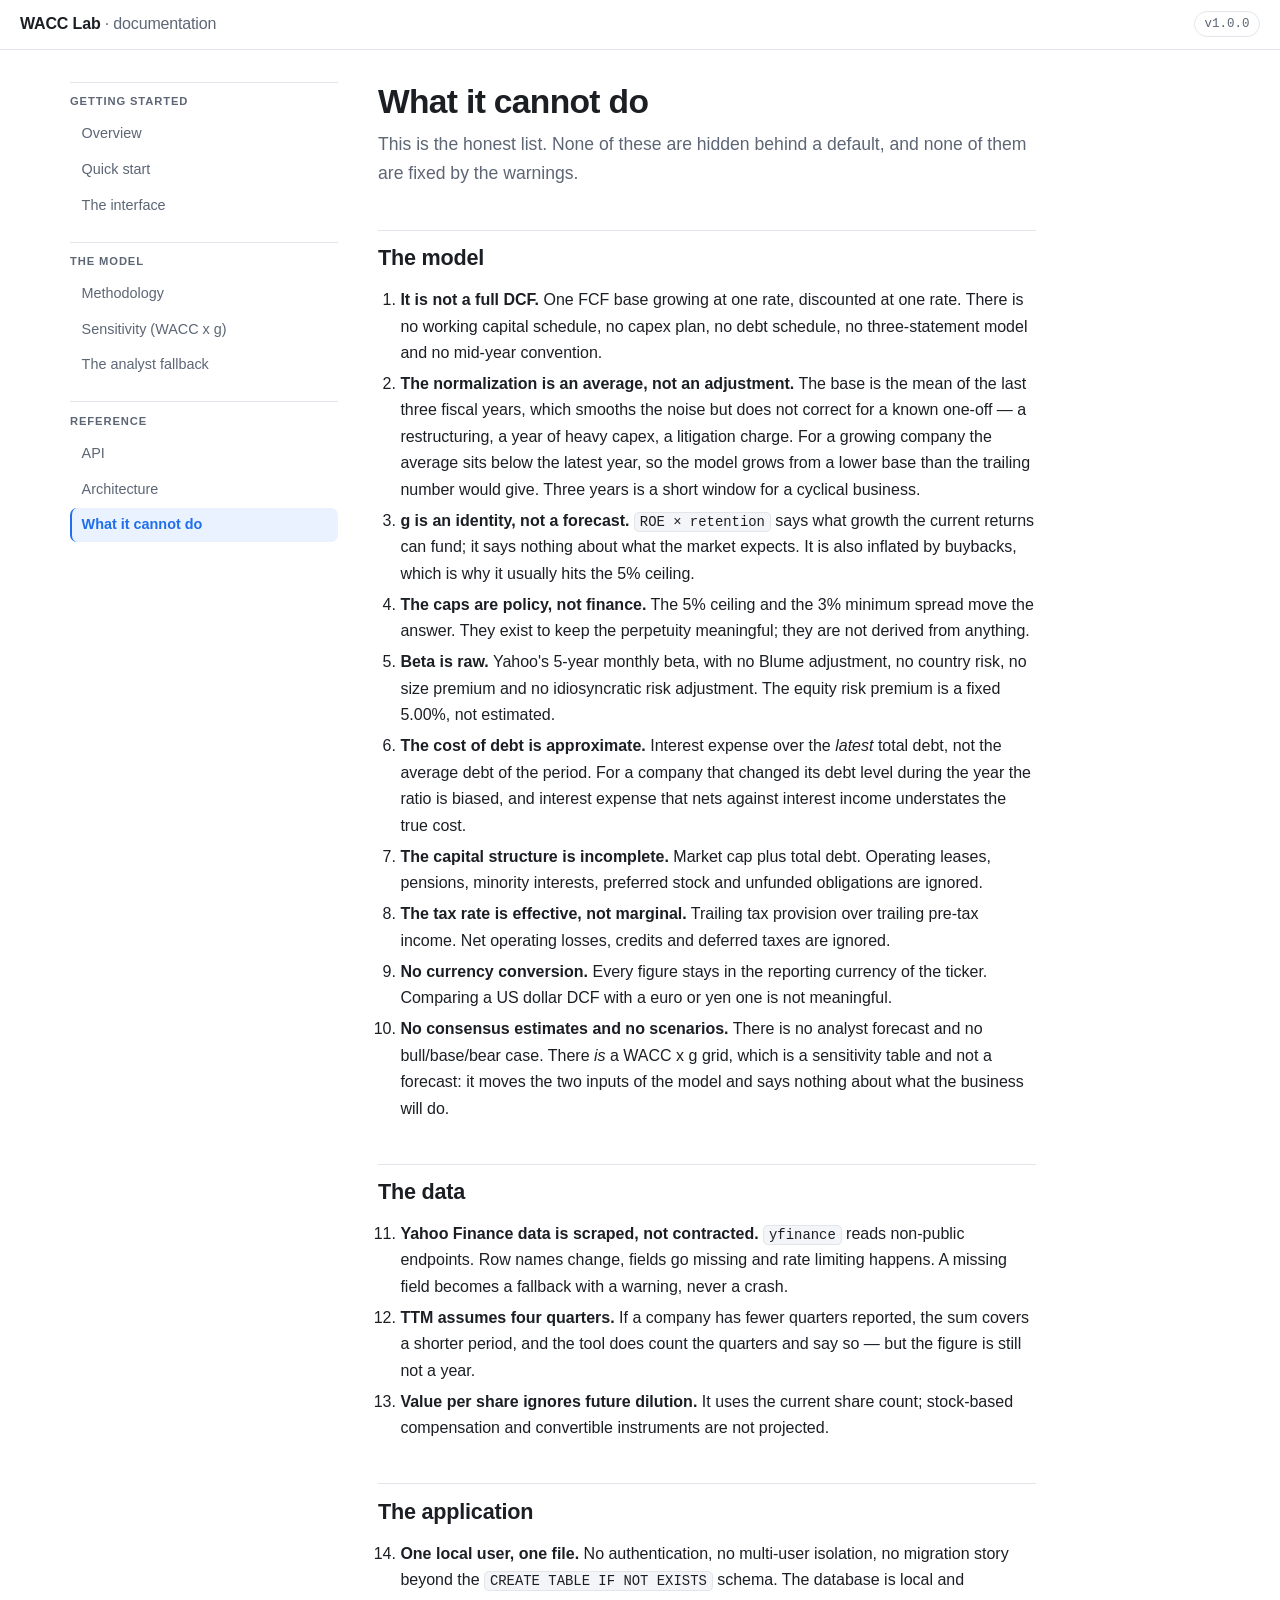
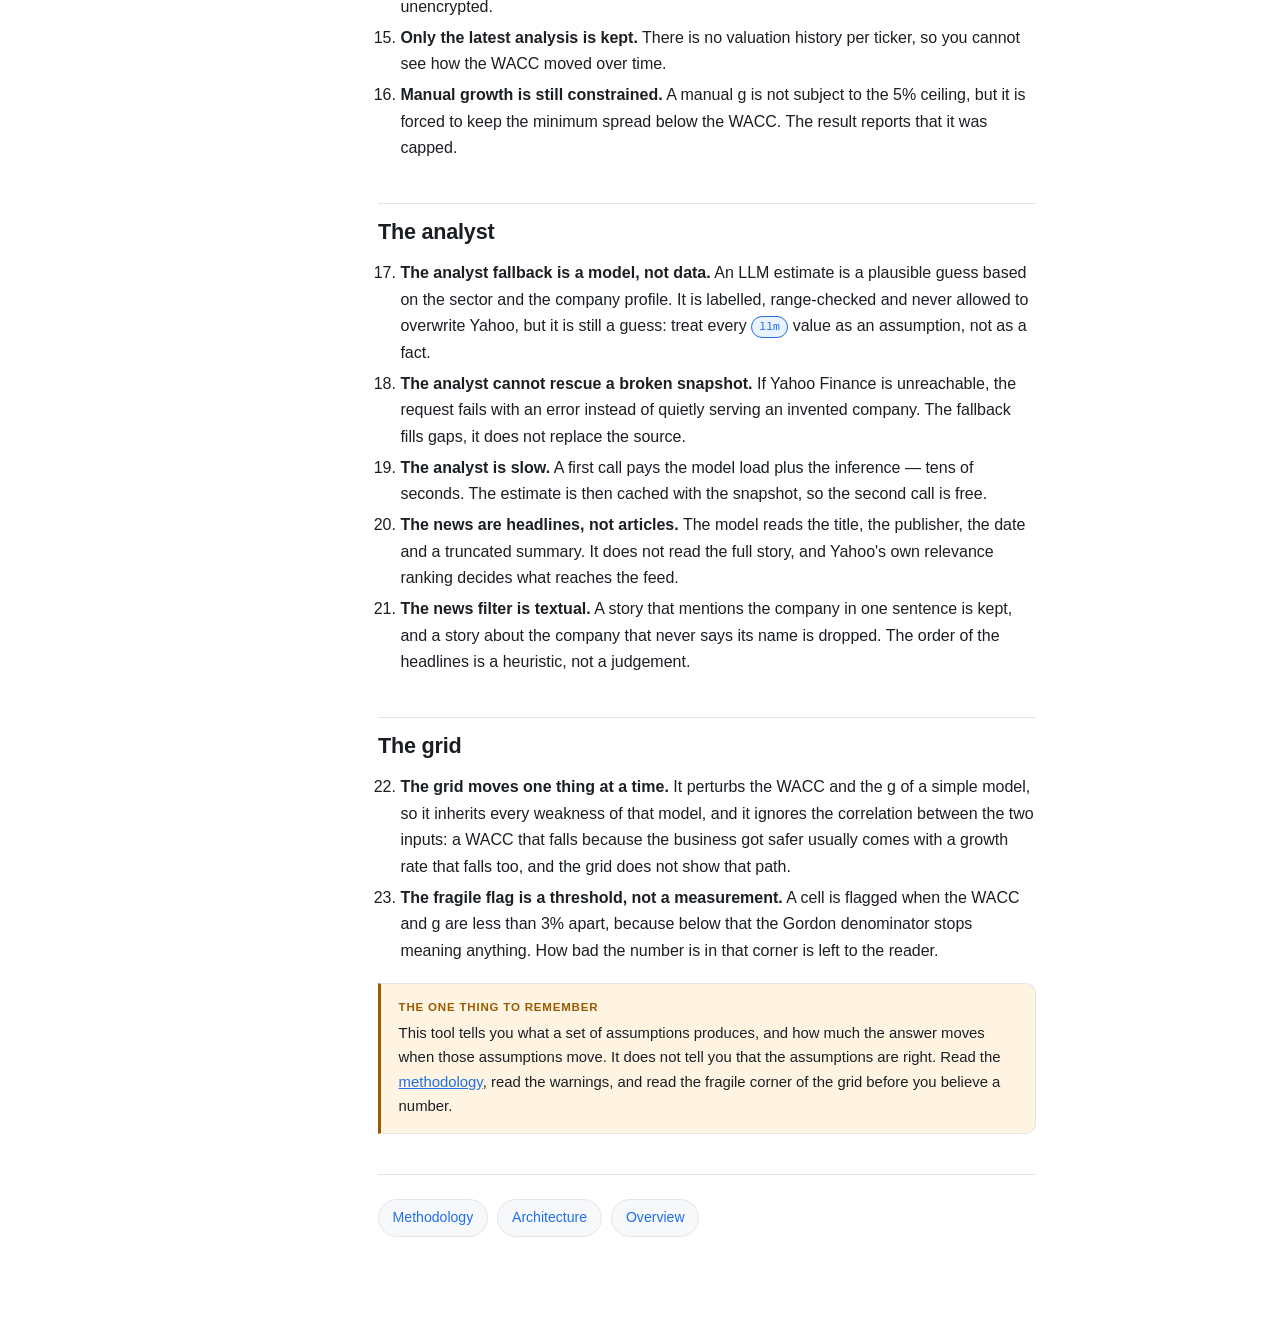
<file: docs/limits.html>
<!DOCTYPE html>
<html lang="en">
<head>
<meta charset="utf-8" />
<meta name="viewport" content="width=device-width, initial-scale=1" />
<title>What it cannot do — WACC Lab</title>
<link rel="stylesheet" href="assets/wiki.css" />
</head>
<body data-page="limits">
<header class="masthead">
  <button class="menu" id="menu">Menu</button>
  <a class="mark" href="index.html">WACC Lab <span>· documentation</span></a>
  <span class="version" id="version">v1.0.0</span>
</header>

<div class="shell">
  <nav class="sidebar" id="sidebar"></nav>

  <main class="content">
    <h1>What it cannot do</h1>
    <p class="lead">
      This is the honest list. None of these are hidden behind a default, and
      none of them are fixed by the warnings.
    </p>

    <h2>The model</h2>
    <ol>
      <li><strong>It is not a full DCF.</strong> One FCF base growing at one
      rate, discounted at one rate. There is no working capital schedule, no
      capex plan, no debt schedule, no three-statement model and no mid-year
      convention.</li>
      <li><strong>The normalization is an average, not an adjustment.</strong>
      The base is the mean of the last three fiscal years, which smooths the
      noise but does not correct for a known one-off — a restructuring, a year
      of heavy capex, a litigation charge. For a growing company the average
      sits below the latest year, so the model grows from a lower base than the
      trailing number would give. Three years is a short window for a cyclical
      business.</li>
      <li><strong>g is an identity, not a forecast.</strong>
      <code>ROE × retention</code> says what growth the current returns can
      fund; it says nothing about what the market expects. It is also inflated
      by buybacks, which is why it usually hits the 5% ceiling.</li>
      <li><strong>The caps are policy, not finance.</strong> The 5% ceiling and
      the 3% minimum spread move the answer. They exist to keep the perpetuity
      meaningful; they are not derived from anything.</li>
      <li><strong>Beta is raw.</strong> Yahoo's 5-year monthly beta, with no
      Blume adjustment, no country risk, no size premium and no idiosyncratic
      risk adjustment. The equity risk premium is a fixed 5.00%, not
      estimated.</li>
      <li><strong>The cost of debt is approximate.</strong> Interest expense
      over the <em>latest</em> total debt, not the average debt of the period.
      For a company that changed its debt level during the year the ratio is
      biased, and interest expense that nets against interest income
      understates the true cost.</li>
      <li><strong>The capital structure is incomplete.</strong> Market cap plus
      total debt. Operating leases, pensions, minority interests, preferred
      stock and unfunded obligations are ignored.</li>
      <li><strong>The tax rate is effective, not marginal.</strong> Trailing
      tax provision over trailing pre-tax income. Net operating losses, credits
      and deferred taxes are ignored.</li>
      <li><strong>No currency conversion.</strong> Every figure stays in the
      reporting currency of the ticker. Comparing a US dollar DCF with a euro
      or yen one is not meaningful.</li>
      <li><strong>No consensus estimates and no scenarios.</strong> There is no
      analyst forecast and no bull/base/bear case. There <em>is</em> a WACC x g
      grid, which is a sensitivity table and not a forecast: it moves the two
      inputs of the model and says nothing about what the business will do.</li>
    </ol>

    <h2>The data</h2>
    <ol start="11">
      <li><strong>Yahoo Finance data is scraped, not contracted.</strong>
      <code>yfinance</code> reads non-public endpoints. Row names change,
      fields go missing and rate limiting happens. A missing field becomes a
      fallback with a warning, never a crash.</li>
      <li><strong>TTM assumes four quarters.</strong> If a company has fewer
      quarters reported, the sum covers a shorter period, and the tool does
      count the quarters and say so — but the figure is still not a year.</li>
      <li><strong>Value per share ignores future dilution.</strong> It uses
      the current share count; stock-based compensation and convertible
      instruments are not projected.</li>
    </ol>

    <h2>The application</h2>
    <ol start="14">
      <li><strong>One local user, one file.</strong> No authentication, no
      multi-user isolation, no migration story beyond the
      <code>CREATE TABLE IF NOT EXISTS</code> schema. The database is local and
      unencrypted.</li>
      <li><strong>Only the latest analysis is kept.</strong> There is no
      valuation history per ticker, so you cannot see how the WACC moved over
      time.</li>
      <li><strong>Manual growth is still constrained.</strong> A manual g is
      not subject to the 5% ceiling, but it is forced to keep the minimum
      spread below the WACC. The result reports that it was capped.</li>
    </ol>

    <h2>The analyst</h2>
    <ol start="17">
      <li><strong>The analyst fallback is a model, not data.</strong> An LLM
      estimate is a plausible guess based on the sector and the company
      profile. It is labelled, range-checked and never allowed to overwrite
      Yahoo, but it is still a guess: treat every <span class="chip llm">llm</span>
      value as an assumption, not as a fact.</li>
      <li><strong>The analyst cannot rescue a broken snapshot.</strong> If Yahoo
      Finance is unreachable, the request fails with an error instead of
      quietly serving an invented company. The fallback fills gaps, it does not
      replace the source.</li>
      <li><strong>The analyst is slow.</strong> A first call pays the model load
      plus the inference — tens of seconds. The estimate is then cached with
      the snapshot, so the second call is free.</li>
      <li><strong>The news are headlines, not articles.</strong> The model reads
      the title, the publisher, the date and a truncated summary. It does not
      read the full story, and Yahoo's own relevance ranking decides what
      reaches the feed.</li>
      <li><strong>The news filter is textual.</strong> A story that mentions the
      company in one sentence is kept, and a story about the company that never
      says its name is dropped. The order of the headlines is a heuristic, not a
      judgement.</li>
    </ol>

    <h2>The grid</h2>
    <ol start="22">
      <li><strong>The grid moves one thing at a time.</strong> It perturbs the
      WACC and the g of a simple model, so it inherits every weakness of that
      model, and it ignores the correlation between the two inputs: a WACC that
      falls because the business got safer usually comes with a growth rate
      that falls too, and the grid does not show that path.</li>
      <li><strong>The fragile flag is a threshold, not a measurement.</strong> A
      cell is flagged when the WACC and g are less than 3% apart, because below
      that the Gordon denominator stops meaning anything. How bad the number is
      in that corner is left to the reader.</li>
    </ol>

    <div class="note warn">
      <span class="label">The one thing to remember</span>
      <p>
        This tool tells you what a set of assumptions produces, and how much
        the answer moves when those assumptions move. It does not tell you that
        the assumptions are right. Read the
        <a href="methodology.html">methodology</a>, read the warnings, and read
        the fragile corner of the grid before you believe a number.
      </p>
    </div>

    <div class="next-links">
      <a href="methodology.html">Methodology</a>
      <a href="architecture.html">Architecture</a>
      <a href="index.html">Overview</a>
    </div>
  </main>
</div>

<script src="assets/wiki.js"></script>
</body>
</html>
</file>
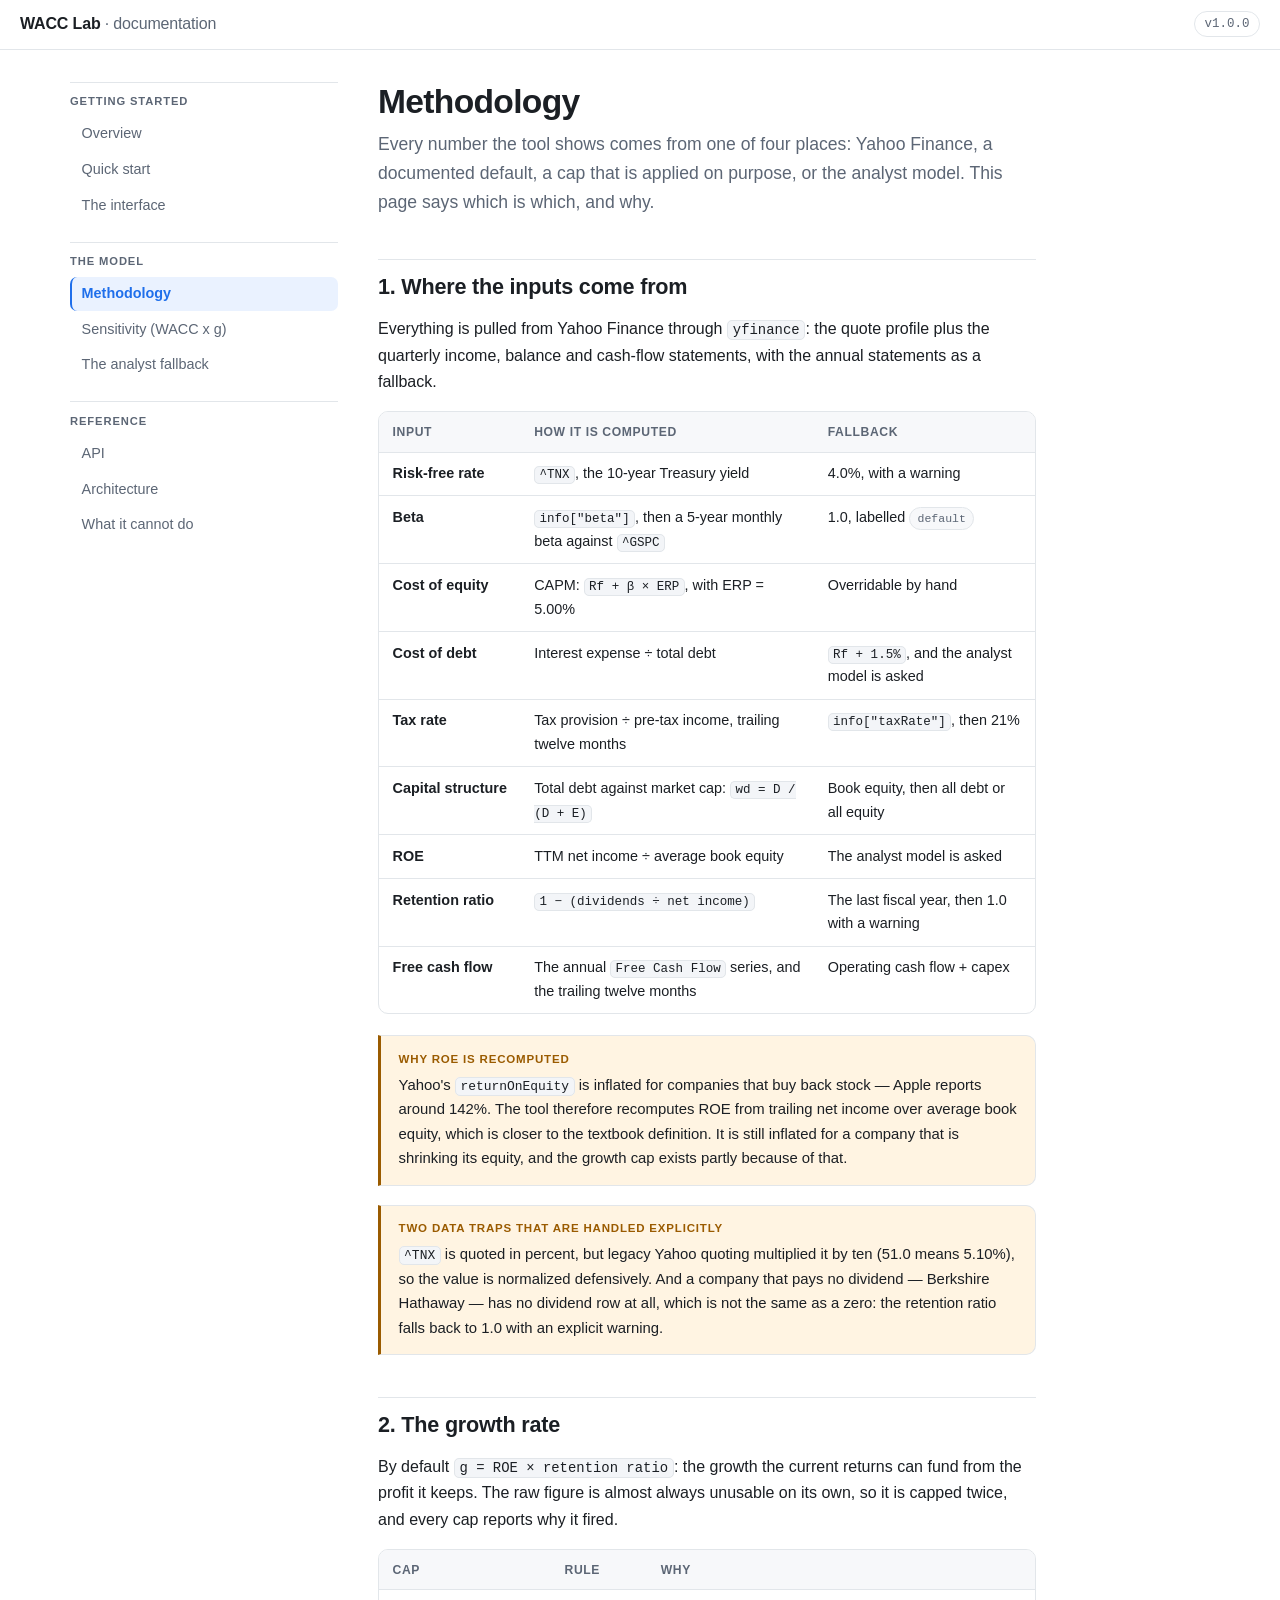
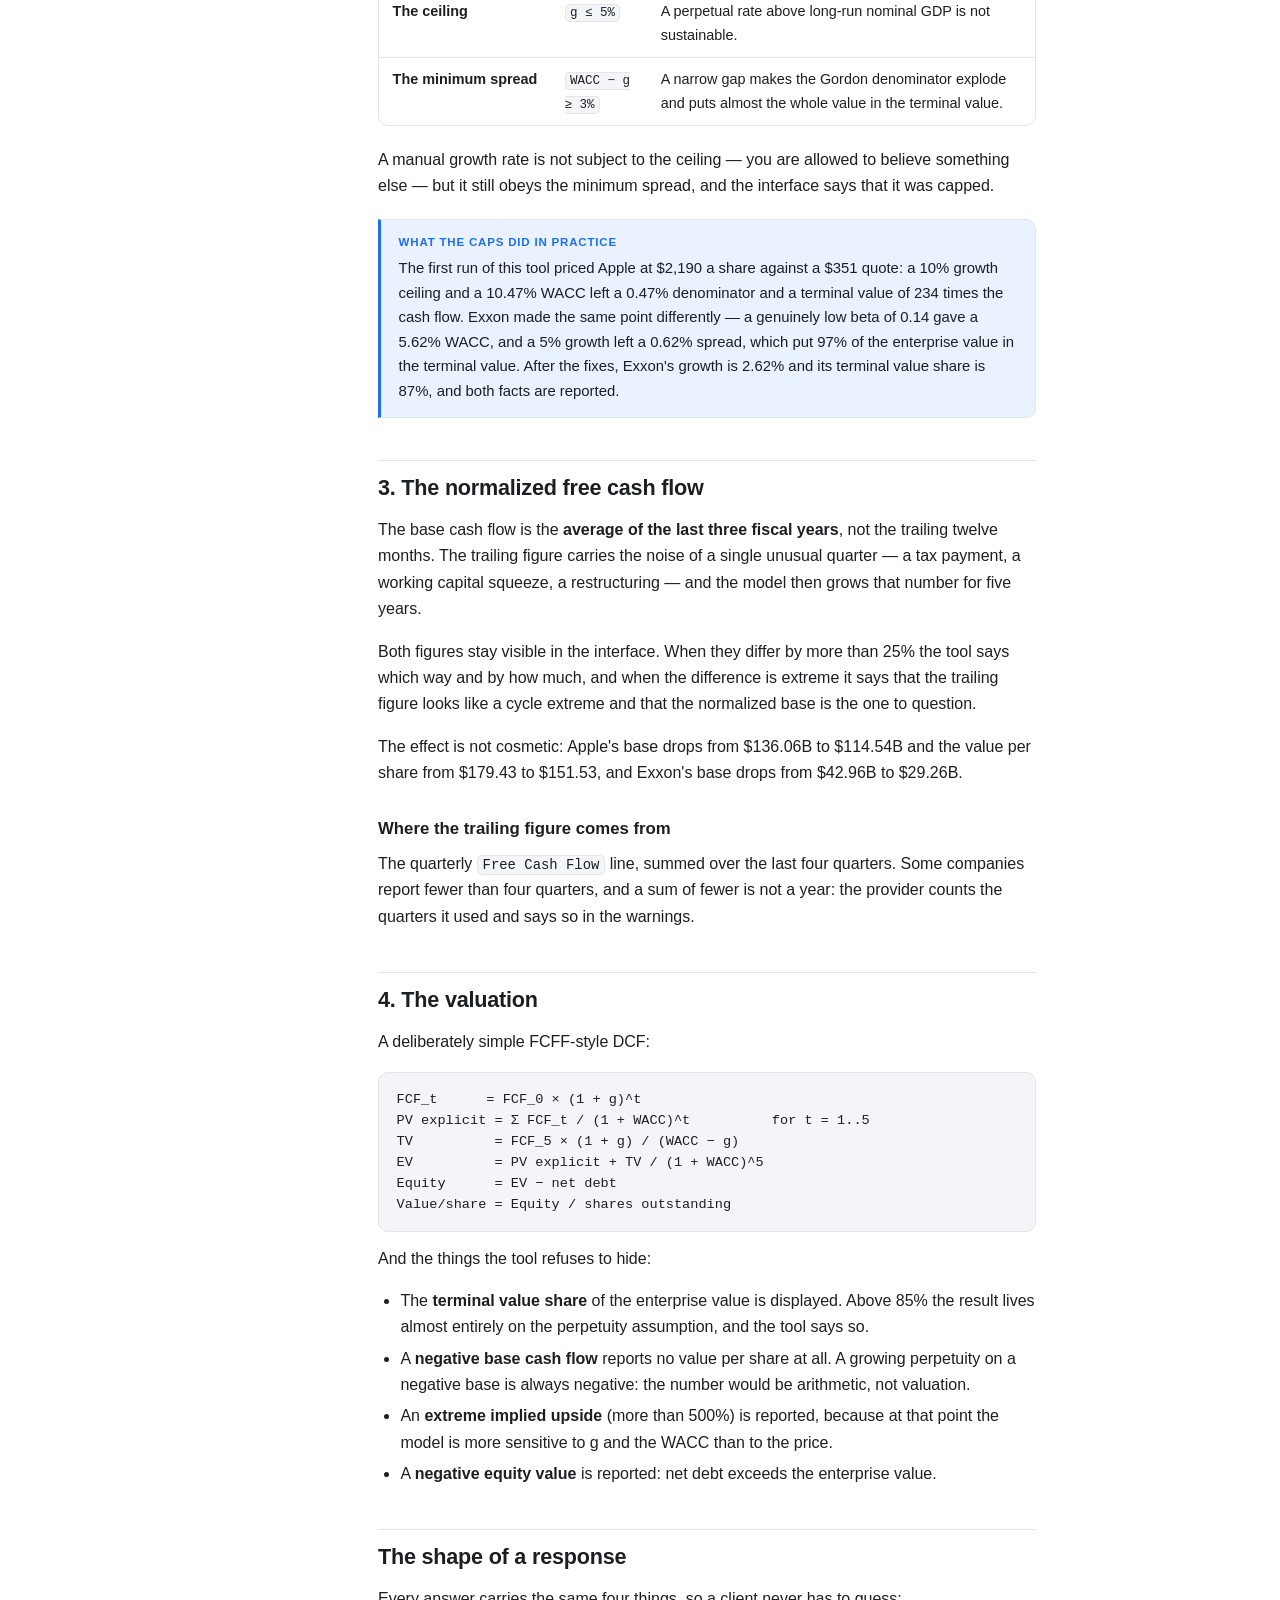
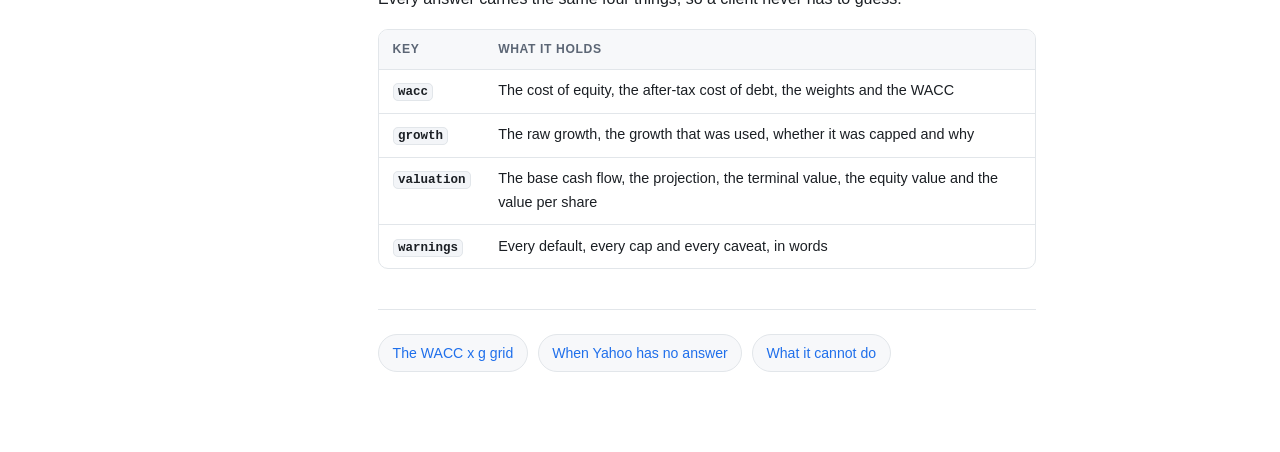
<file: docs/methodology.html>
<!DOCTYPE html>
<html lang="en">
<head>
<meta charset="utf-8" />
<meta name="viewport" content="width=device-width, initial-scale=1" />
<title>Methodology — WACC Lab</title>
<link rel="stylesheet" href="assets/wiki.css" />
</head>
<body data-page="methodology">
<header class="masthead">
  <button class="menu" id="menu">Menu</button>
  <a class="mark" href="index.html">WACC Lab <span>· documentation</span></a>
  <span class="version" id="version">v1.0.0</span>
</header>

<div class="shell">
  <nav class="sidebar" id="sidebar"></nav>

  <main class="content">
    <h1>Methodology</h1>
    <p class="lead">
      Every number the tool shows comes from one of four places: Yahoo Finance,
      a documented default, a cap that is applied on purpose, or the analyst
      model. This page says which is which, and why.
    </p>

    <h2>1. Where the inputs come from</h2>
    <p>
      Everything is pulled from Yahoo Finance through <code>yfinance</code>: the
      quote profile plus the quarterly income, balance and cash-flow statements,
      with the annual statements as a fallback.
    </p>

    <div class="table-wrap">
      <table>
        <thead>
          <tr><th>Input</th><th>How it is computed</th><th>Fallback</th></tr>
        </thead>
        <tbody>
          <tr>
            <th>Risk-free rate</th>
            <td><code>^TNX</code>, the 10-year Treasury yield</td>
            <td>4.0%, with a warning</td>
          </tr>
          <tr>
            <th>Beta</th>
            <td><code>info["beta"]</code>, then a 5-year monthly beta against
            <code>^GSPC</code></td>
            <td>1.0, labelled <span class="chip">default</span></td>
          </tr>
          <tr>
            <th>Cost of equity</th>
            <td>CAPM: <code>Rf + β × ERP</code>, with ERP = 5.00%</td>
            <td>Overridable by hand</td>
          </tr>
          <tr>
            <th>Cost of debt</th>
            <td>Interest expense ÷ total debt</td>
            <td><code>Rf + 1.5%</code>, and the analyst model is asked</td>
          </tr>
          <tr>
            <th>Tax rate</th>
            <td>Tax provision ÷ pre-tax income, trailing twelve months</td>
            <td><code>info["taxRate"]</code>, then 21%</td>
          </tr>
          <tr>
            <th>Capital structure</th>
            <td>Total debt against market cap:
            <code>wd = D / (D + E)</code></td>
            <td>Book equity, then all debt or all equity</td>
          </tr>
          <tr>
            <th>ROE</th>
            <td>TTM net income ÷ average book equity</td>
            <td>The analyst model is asked</td>
          </tr>
          <tr>
            <th>Retention ratio</th>
            <td><code>1 − (dividends ÷ net income)</code></td>
            <td>The last fiscal year, then 1.0 with a warning</td>
          </tr>
          <tr>
            <th>Free cash flow</th>
            <td>The annual <code>Free Cash Flow</code> series, and the trailing
            twelve months</td>
            <td>Operating cash flow + capex</td>
          </tr>
        </tbody>
      </table>
    </div>

    <div class="note warn">
      <span class="label">Why ROE is recomputed</span>
      <p>
        Yahoo's <code>returnOnEquity</code> is inflated for companies that buy
        back stock — Apple reports around 142%. The tool therefore recomputes
        ROE from trailing net income over average book equity, which is closer
        to the textbook definition. It is still inflated for a company that is
        shrinking its equity, and the growth cap exists partly because of that.
      </p>
    </div>

    <div class="note warn">
      <span class="label">Two data traps that are handled explicitly</span>
      <p>
        <code>^TNX</code> is quoted in percent, but legacy Yahoo quoting
        multiplied it by ten (51.0 means 5.10%), so the value is normalized
        defensively. And a company that pays no dividend — Berkshire Hathaway —
        has no dividend row at all, which is not the same as a zero: the
        retention ratio falls back to 1.0 with an explicit warning.
      </p>
    </div>

    <h2>2. The growth rate</h2>
    <p>
      By default <code>g = ROE × retention ratio</code>: the growth the current
      returns can fund from the profit it keeps. The raw figure is almost always
      unusable on its own, so it is capped twice, and every cap reports why it
      fired.
    </p>

    <div class="table-wrap">
      <table>
        <thead>
          <tr><th>Cap</th><th>Rule</th><th>Why</th></tr>
        </thead>
        <tbody>
          <tr>
            <th>The ceiling</th>
            <td><code>g ≤ 5%</code></td>
            <td>A perpetual rate above long-run nominal GDP is not
            sustainable.</td>
          </tr>
          <tr>
            <th>The minimum spread</th>
            <td><code>WACC − g ≥ 3%</code></td>
            <td>A narrow gap makes the Gordon denominator explode and puts
            almost the whole value in the terminal value.</td>
          </tr>
        </tbody>
      </table>
    </div>

    <p>
      A manual growth rate is not subject to the ceiling — you are allowed to
      believe something else — but it still obeys the minimum spread, and the
      interface says that it was capped.
    </p>

    <div class="note info">
      <span class="label">What the caps did in practice</span>
      <p>
        The first run of this tool priced Apple at $2,190 a share against a
        $351 quote: a 10% growth ceiling and a 10.47% WACC left a 0.47%
        denominator and a terminal value of 234 times the cash flow. Exxon made
        the same point differently — a genuinely low beta of 0.14 gave a 5.62%
        WACC, and a 5% growth left a 0.62% spread, which put 97% of the
        enterprise value in the terminal value. After the fixes, Exxon's growth
        is 2.62% and its terminal value share is 87%, and both facts are
        reported.
      </p>
    </div>

    <h2>3. The normalized free cash flow</h2>
    <p>
      The base cash flow is the <strong>average of the last three fiscal
      years</strong>, not the trailing twelve months. The trailing figure
      carries the noise of a single unusual quarter — a tax payment, a working
      capital squeeze, a restructuring — and the model then grows that number
      for five years.
    </p>
    <p>
      Both figures stay visible in the interface. When they differ by more than
      25% the tool says which way and by how much, and when the difference is
      extreme it says that the trailing figure looks like a cycle extreme and
      that the normalized base is the one to question.
    </p>
    <p>
      The effect is not cosmetic: Apple's base drops from $136.06B to $114.54B
      and the value per share from $179.43 to $151.53, and Exxon's base drops
      from $42.96B to $29.26B.
    </p>

    <h3>Where the trailing figure comes from</h3>
    <p>
      The quarterly <code>Free Cash Flow</code> line, summed over the last four
      quarters. Some companies report fewer than four quarters, and a sum of
      fewer is not a year: the provider counts the quarters it used and says so
      in the warnings.
    </p>

    <h2>4. The valuation</h2>
    <p>A deliberately simple FCFF-style DCF:</p>
    <pre><code>FCF_t      = FCF_0 × (1 + g)^t
PV explicit = Σ FCF_t / (1 + WACC)^t          for t = 1..5
TV          = FCF_5 × (1 + g) / (WACC − g)
EV          = PV explicit + TV / (1 + WACC)^5
Equity      = EV − net debt
Value/share = Equity / shares outstanding</code></pre>

    <p>And the things the tool refuses to hide:</p>
    <ul>
      <li>The <strong>terminal value share</strong> of the enterprise value is
      displayed. Above 85% the result lives almost entirely on the perpetuity
      assumption, and the tool says so.</li>
      <li>A <strong>negative base cash flow</strong> reports no value per share
      at all. A growing perpetuity on a negative base is always negative: the
      number would be arithmetic, not valuation.</li>
      <li>An <strong>extreme implied upside</strong> (more than 500%) is
      reported, because at that point the model is more sensitive to g and the
      WACC than to the price.</li>
      <li>A <strong>negative equity value</strong> is reported: net debt
      exceeds the enterprise value.</li>
    </ul>

    <h2>The shape of a response</h2>
    <p>
      Every answer carries the same four things, so a client never has to guess:
    </p>
    <div class="table-wrap">
      <table>
        <thead>
          <tr><th>Key</th><th>What it holds</th></tr>
        </thead>
        <tbody>
          <tr><th><code>wacc</code></th><td>The cost of equity, the after-tax cost of debt, the weights and the WACC</td></tr>
          <tr><th><code>growth</code></th><td>The raw growth, the growth that was used, whether it was capped and why</td></tr>
          <tr><th><code>valuation</code></th><td>The base cash flow, the projection, the terminal value, the equity value and the value per share</td></tr>
          <tr><th><code>warnings</code></th><td>Every default, every cap and every caveat, in words</td></tr>
        </tbody>
      </table>
    </div>

    <div class="next-links">
      <a href="sensitivity.html">The WACC x g grid</a>
      <a href="analyst.html">When Yahoo has no answer</a>
      <a href="limits.html">What it cannot do</a>
    </div>
  </main>
</div>

<script src="assets/wiki.js"></script>
</body>
</html>
</file>
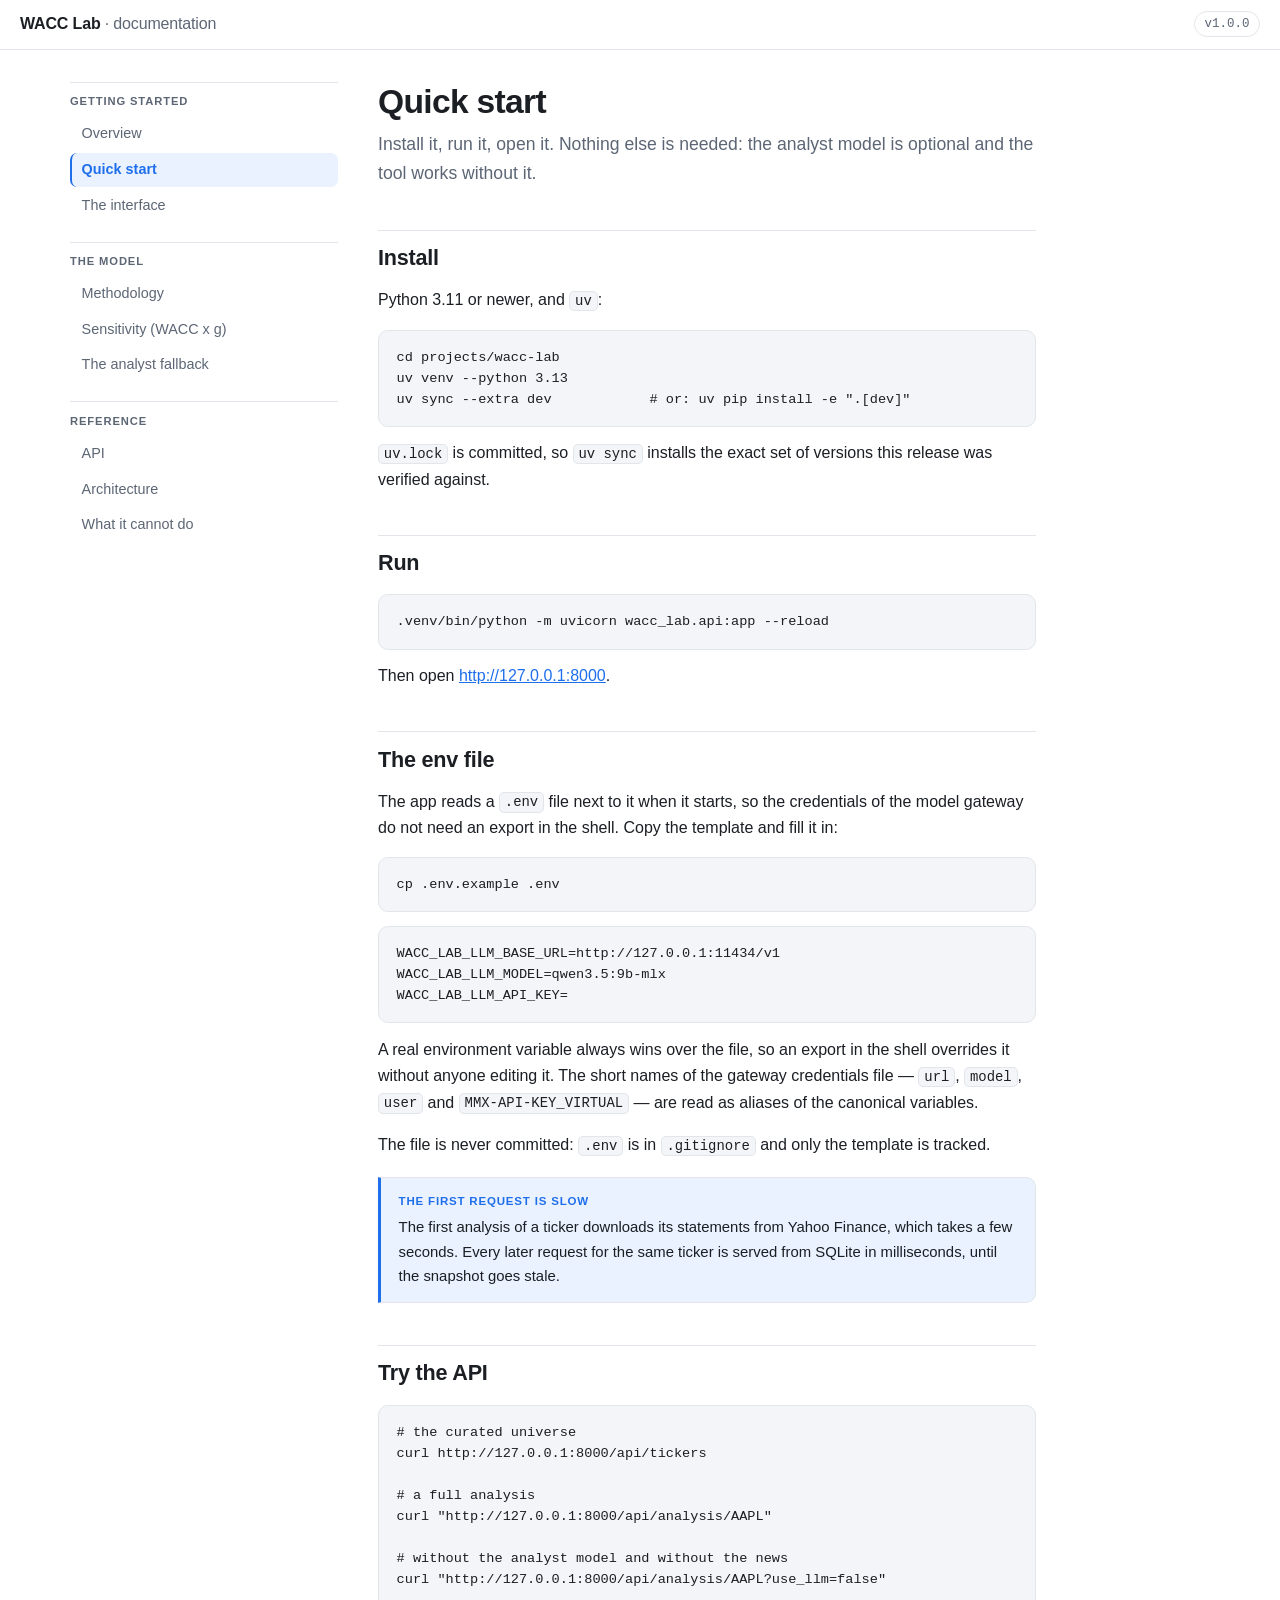
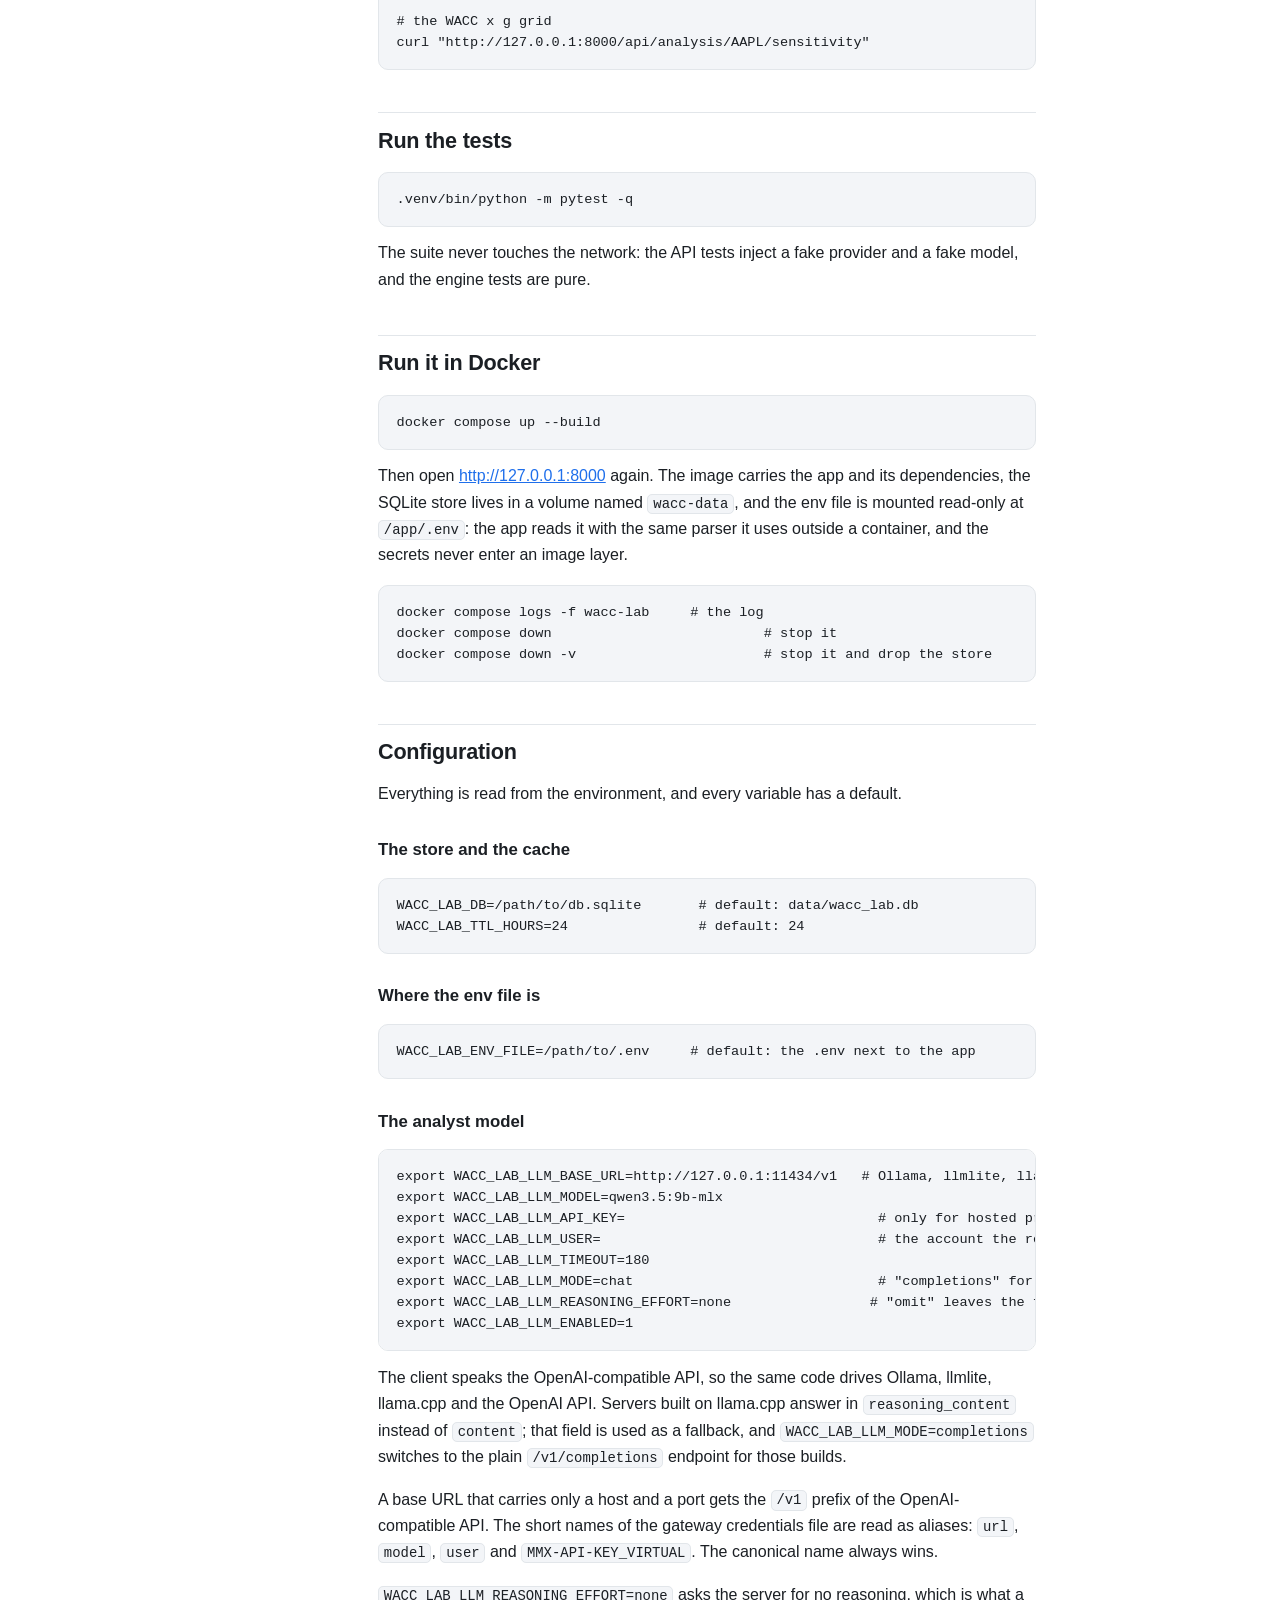
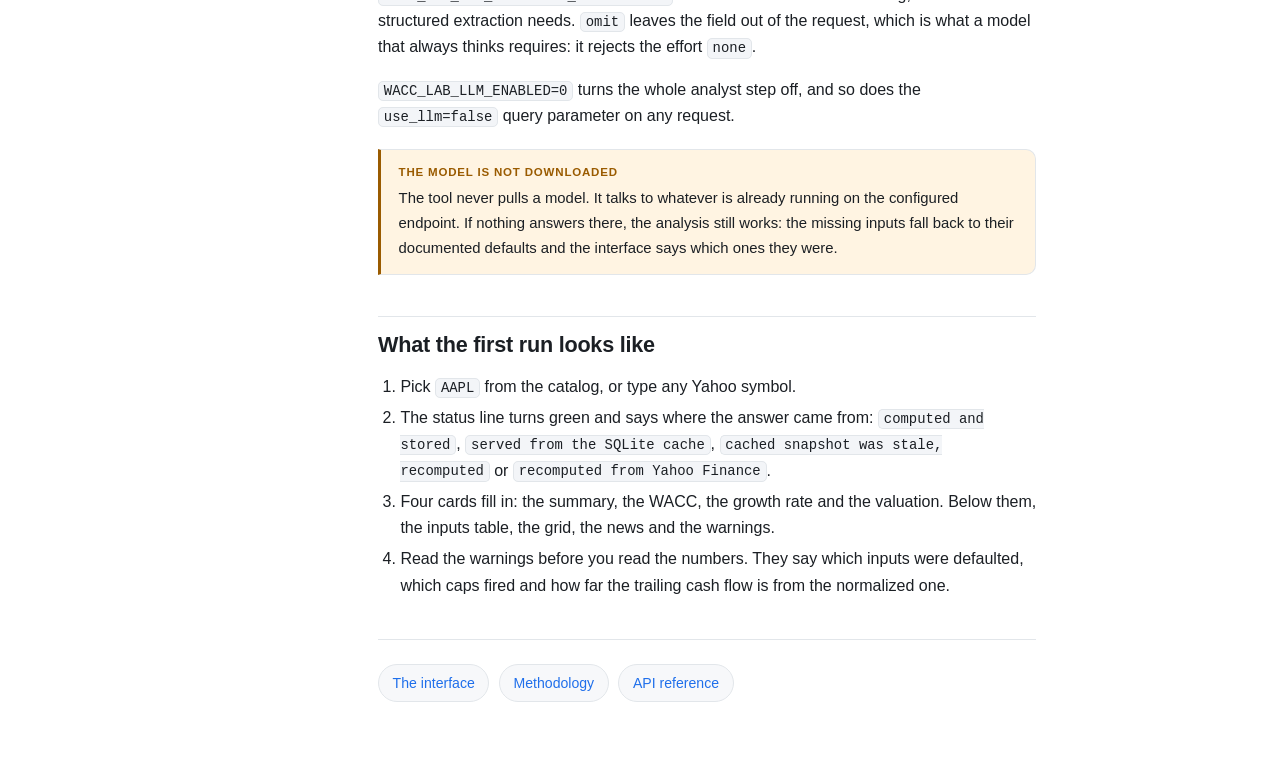
<file: docs/quickstart.html>
<!DOCTYPE html>
<html lang="en">
<head>
<meta charset="utf-8" />
<meta name="viewport" content="width=device-width, initial-scale=1" />
<title>Quick start — WACC Lab</title>
<link rel="stylesheet" href="assets/wiki.css" />
</head>
<body data-page="quickstart">
<header class="masthead">
  <button class="menu" id="menu">Menu</button>
  <a class="mark" href="index.html">WACC Lab <span>· documentation</span></a>
  <span class="version" id="version">v1.0.0</span>
</header>

<div class="shell">
  <nav class="sidebar" id="sidebar"></nav>

  <main class="content">
    <h1>Quick start</h1>
    <p class="lead">
      Install it, run it, open it. Nothing else is needed: the analyst model is
      optional and the tool works without it.
    </p>

    <h2>Install</h2>
    <p>Python 3.11 or newer, and <code>uv</code>:</p>
    <pre><code>cd projects/wacc-lab
uv venv --python 3.13
uv sync --extra dev            # or: uv pip install -e ".[dev]"</code></pre>
    <p>
      <code>uv.lock</code> is committed, so <code>uv sync</code> installs the
      exact set of versions this release was verified against.
    </p>

    <h2>Run</h2>
    <pre><code>.venv/bin/python -m uvicorn wacc_lab.api:app --reload</code></pre>
    <p>Then open <a href="http://127.0.0.1:8000">http://127.0.0.1:8000</a>.</p>

    <h2>The env file</h2>
    <p>
      The app reads a <code>.env</code> file next to it when it starts, so the
      credentials of the model gateway do not need an export in the shell.
      Copy the template and fill it in:
    </p>
    <pre><code>cp .env.example .env</code></pre>
    <pre><code>WACC_LAB_LLM_BASE_URL=http://127.0.0.1:11434/v1
WACC_LAB_LLM_MODEL=qwen3.5:9b-mlx
WACC_LAB_LLM_API_KEY=</code></pre>
    <p>
      A real environment variable always wins over the file, so an export in
      the shell overrides it without anyone editing it. The short names of
      the gateway credentials file — <code>url</code>,
      <code>model</code>, <code>user</code> and
      <code>MMX-API-KEY_VIRTUAL</code> — are read as aliases of the canonical
      variables.
    </p>
    <p>
      The file is never committed: <code>.env</code> is in
      <code>.gitignore</code> and only the template is tracked.
    </p>

    <div class="note info">
      <span class="label">The first request is slow</span>
      <p>
        The first analysis of a ticker downloads its statements from Yahoo
        Finance, which takes a few seconds. Every later request for the same
        ticker is served from SQLite in milliseconds, until the snapshot goes
        stale.
      </p>
    </div>

    <h2>Try the API</h2>
    <pre><code># the curated universe
curl http://127.0.0.1:8000/api/tickers

# a full analysis
curl "http://127.0.0.1:8000/api/analysis/AAPL"

# without the analyst model and without the news
curl "http://127.0.0.1:8000/api/analysis/AAPL?use_llm=false"

# the WACC x g grid
curl "http://127.0.0.1:8000/api/analysis/AAPL/sensitivity"</code></pre>

    <h2>Run the tests</h2>
    <pre><code>.venv/bin/python -m pytest -q</code></pre>
    <p>
      The suite never touches the network: the API tests inject a fake provider
      and a fake model, and the engine tests are pure.
    </p>

    <h2>Run it in Docker</h2>
    <pre><code>docker compose up --build</code></pre>
    <p>
      Then open <a href="http://127.0.0.1:8000">http://127.0.0.1:8000</a>
      again. The image carries the app and its dependencies, the SQLite store
      lives in a volume named <code>wacc-data</code>, and the env file is
      mounted read-only at <code>/app/.env</code>: the app reads it with the
      same parser it uses outside a container, and the secrets never enter an
      image layer.
    </p>
    <pre><code>docker compose logs -f wacc-lab     # the log
docker compose down                          # stop it
docker compose down -v                       # stop it and drop the store</code></pre>

    <h2>Configuration</h2>
    <p>Everything is read from the environment, and every variable has a default.</p>

    <h3>The store and the cache</h3>
    <pre><code>WACC_LAB_DB=/path/to/db.sqlite       # default: data/wacc_lab.db
WACC_LAB_TTL_HOURS=24                # default: 24</code></pre>

    <h3>Where the env file is</h3>
    <pre><code>WACC_LAB_ENV_FILE=/path/to/.env     # default: the .env next to the app</code></pre>

    <h3>The analyst model</h3>
    <pre><code>export WACC_LAB_LLM_BASE_URL=http://127.0.0.1:11434/v1   # Ollama, llmlite, llama.cpp, OpenAI
export WACC_LAB_LLM_MODEL=qwen3.5:9b-mlx
export WACC_LAB_LLM_API_KEY=                               # only for hosted providers
export WACC_LAB_LLM_USER=                                  # the account the request is billed to
export WACC_LAB_LLM_TIMEOUT=180
export WACC_LAB_LLM_MODE=chat                              # "completions" for llama.cpp servers
export WACC_LAB_LLM_REASONING_EFFORT=none                 # "omit" leaves the field out
export WACC_LAB_LLM_ENABLED=1</code></pre>
    <p>
      The client speaks the OpenAI-compatible API, so the same code drives
      Ollama, llmlite, llama.cpp and the OpenAI API. Servers built on llama.cpp
      answer in <code>reasoning_content</code> instead of <code>content</code>;
      that field is used as a fallback, and
      <code>WACC_LAB_LLM_MODE=completions</code> switches to the plain
      <code>/v1/completions</code> endpoint for those builds.
    </p>
    <p>
      A base URL that carries only a host and a port gets the <code>/v1</code>
      prefix of the OpenAI-compatible API. The short names of the gateway
      credentials file are read as aliases: <code>url</code>,
      <code>model</code>, <code>user</code> and
      <code>MMX-API-KEY_VIRTUAL</code>. The canonical name always wins.
    </p>
    <p>
      <code>WACC_LAB_LLM_REASONING_EFFORT=none</code> asks the server for no
      reasoning, which is what a structured extraction needs.
      <code>omit</code> leaves the field out of the request, which is what a
      model that always thinks requires: it rejects the effort
      <code>none</code>.
    </p>
    <p>
      <code>WACC_LAB_LLM_ENABLED=0</code> turns the whole analyst step off, and
      so does the <code>use_llm=false</code> query parameter on any request.
    </p>

    <div class="note warn">
      <span class="label">The model is not downloaded</span>
      <p>
        The tool never pulls a model. It talks to whatever is already running on
        the configured endpoint. If nothing answers there, the analysis still
        works: the missing inputs fall back to their documented defaults and the
        interface says which ones they were.
      </p>
    </div>

    <h2>What the first run looks like</h2>
    <ol>
      <li>Pick <code>AAPL</code> from the catalog, or type any Yahoo symbol.</li>
      <li>The status line turns green and says where the answer came from:
      <code>computed and stored</code>, <code>served from the SQLite cache</code>,
      <code>cached snapshot was stale, recomputed</code> or
      <code>recomputed from Yahoo Finance</code>.</li>
      <li>Four cards fill in: the summary, the WACC, the growth rate and the
      valuation. Below them, the inputs table, the grid, the news and the
      warnings.</li>
      <li>Read the warnings before you read the numbers. They say which inputs
      were defaulted, which caps fired and how far the trailing cash flow is
      from the normalized one.</li>
    </ol>

    <div class="next-links">
      <a href="interface.html">The interface</a>
      <a href="methodology.html">Methodology</a>
      <a href="api.html">API reference</a>
    </div>
  </main>
</div>

<script src="assets/wiki.js"></script>
</body>
</html>
</file>
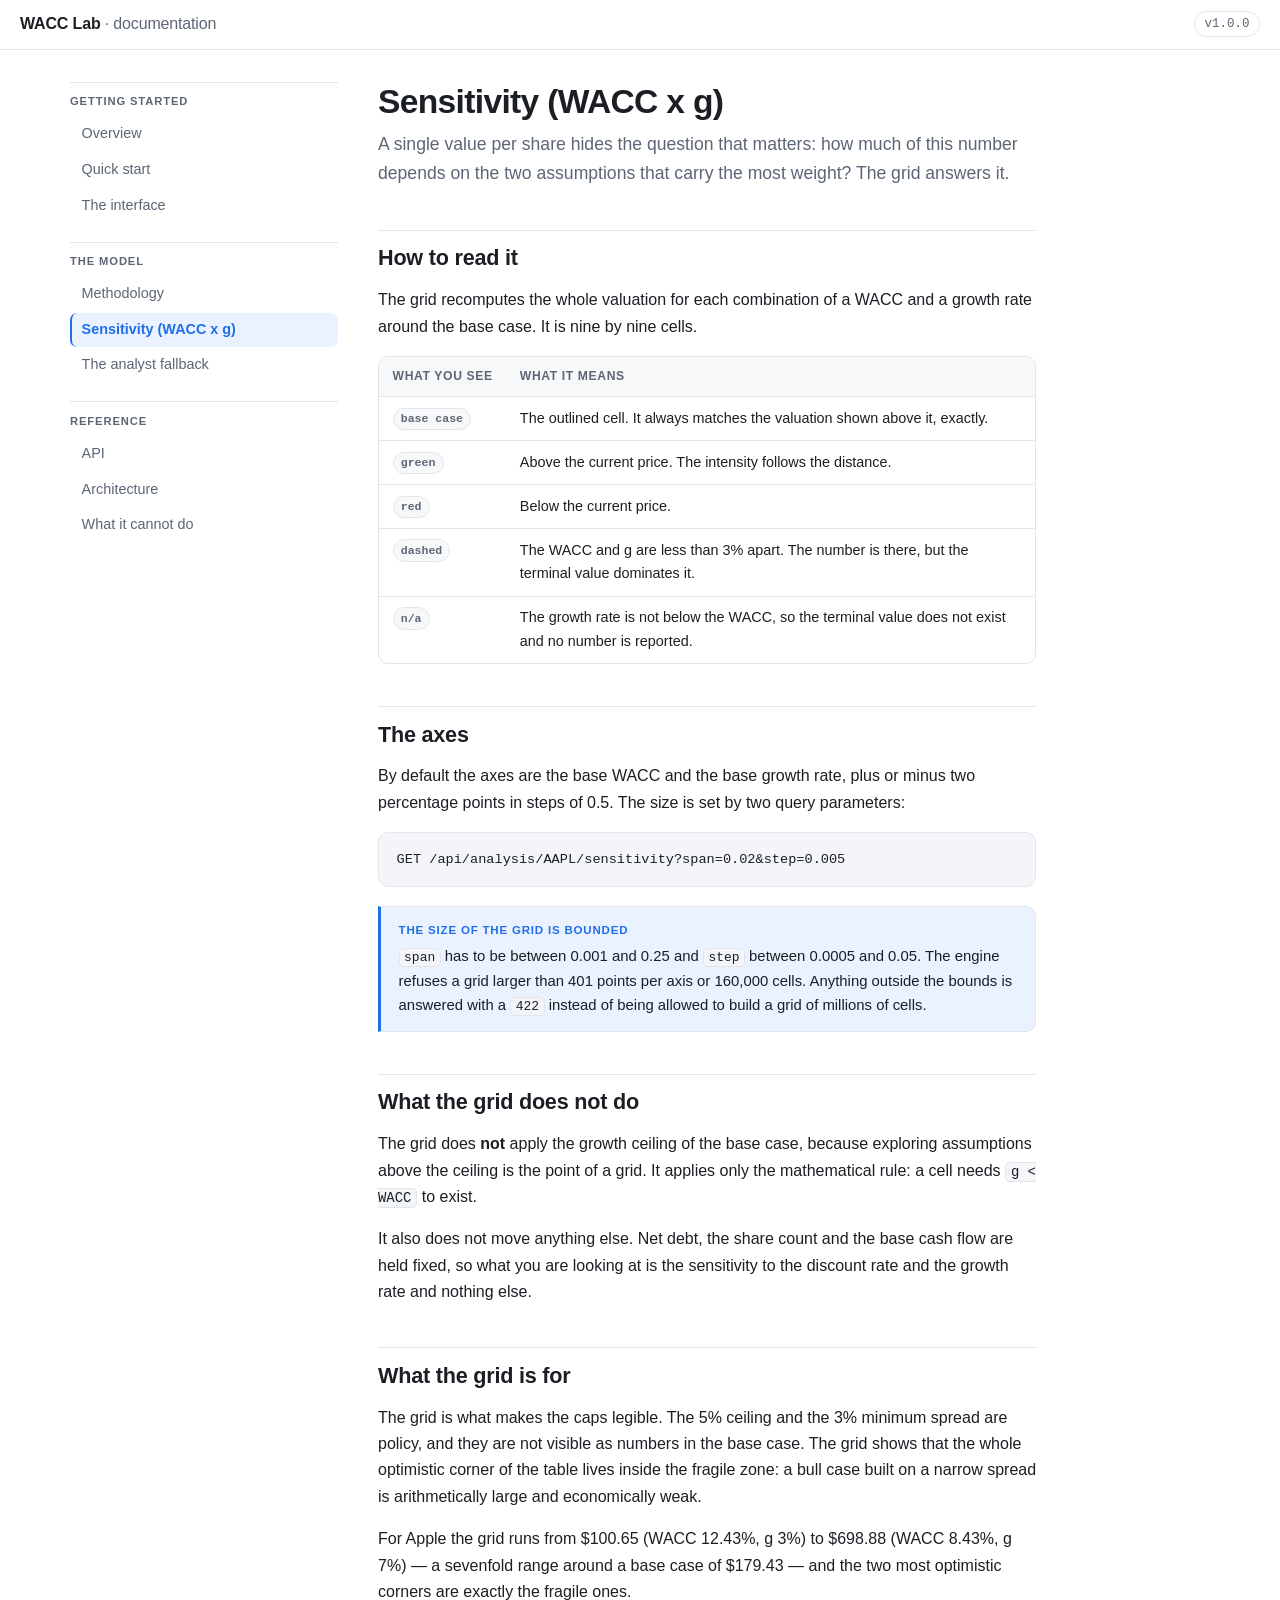
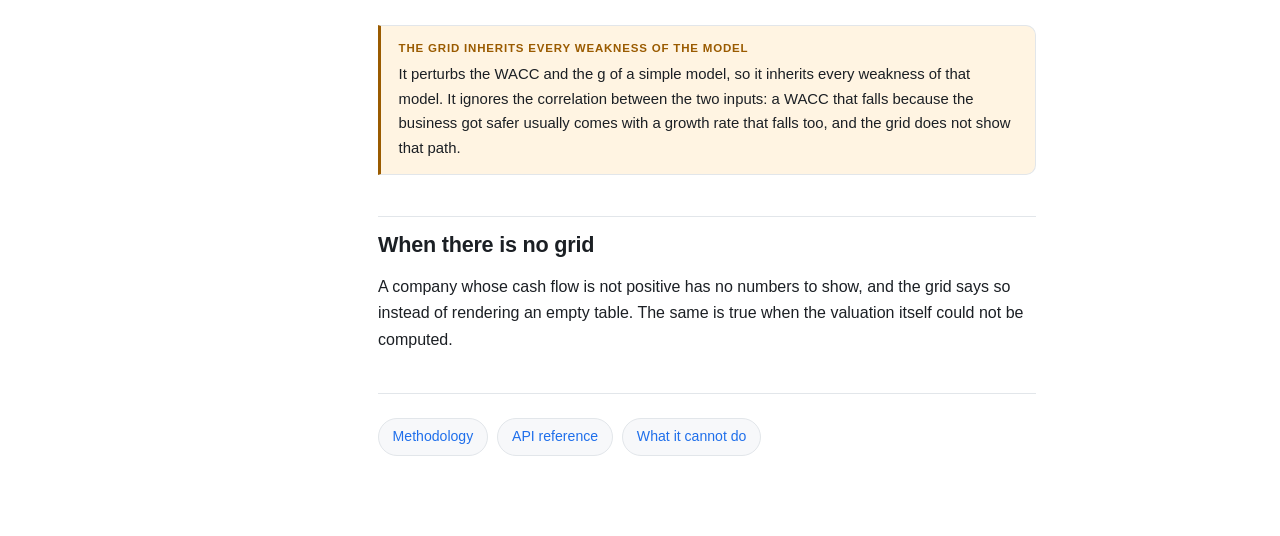
<file: docs/sensitivity.html>
<!DOCTYPE html>
<html lang="en">
<head>
<meta charset="utf-8" />
<meta name="viewport" content="width=device-width, initial-scale=1" />
<title>Sensitivity (WACC x g) — WACC Lab</title>
<link rel="stylesheet" href="assets/wiki.css" />
</head>
<body data-page="sensitivity">
<header class="masthead">
  <button class="menu" id="menu">Menu</button>
  <a class="mark" href="index.html">WACC Lab <span>· documentation</span></a>
  <span class="version" id="version">v1.0.0</span>
</header>

<div class="shell">
  <nav class="sidebar" id="sidebar"></nav>

  <main class="content">
    <h1>Sensitivity (WACC x g)</h1>
    <p class="lead">
      A single value per share hides the question that matters: how much of this
      number depends on the two assumptions that carry the most weight? The grid
      answers it.
    </p>

    <h2>How to read it</h2>
    <p>
      The grid recomputes the whole valuation for each combination of a WACC and
      a growth rate around the base case. It is nine by nine cells.
    </p>

    <div class="table-wrap">
      <table>
        <thead>
          <tr><th>What you see</th><th>What it means</th></tr>
        </thead>
        <tbody>
          <tr>
            <th><span class="chip">base case</span></th>
            <td>The outlined cell. It always matches the valuation shown above
            it, exactly.</td>
          </tr>
          <tr>
            <th><span class="chip">green</span></th>
            <td>Above the current price. The intensity follows the distance.</td>
          </tr>
          <tr>
            <th><span class="chip">red</span></th>
            <td>Below the current price.</td>
          </tr>
          <tr>
            <th><span class="chip">dashed</span></th>
            <td>The WACC and g are less than 3% apart. The number is there, but
            the terminal value dominates it.</td>
          </tr>
          <tr>
            <th><span class="chip">n/a</span></th>
            <td>The growth rate is not below the WACC, so the terminal value does
            not exist and no number is reported.</td>
          </tr>
        </tbody>
      </table>
    </div>

    <h2>The axes</h2>
    <p>
      By default the axes are the base WACC and the base growth rate, plus or
      minus two percentage points in steps of 0.5. The size is set by two query
      parameters:
    </p>
    <pre><code>GET /api/analysis/AAPL/sensitivity?span=0.02&amp;step=0.005</code></pre>

    <div class="note info">
      <span class="label">The size of the grid is bounded</span>
      <p>
        <code>span</code> has to be between 0.001 and 0.25 and
        <code>step</code> between 0.0005 and 0.05. The engine refuses a grid
        larger than 401 points per axis or 160,000 cells. Anything outside the
        bounds is answered with a <code>422</code> instead of being allowed to
        build a grid of millions of cells.
      </p>
    </div>

    <h2>What the grid does not do</h2>
    <p>
      The grid does <strong>not</strong> apply the growth ceiling of the base
      case, because exploring assumptions above the ceiling is the point of a
      grid. It applies only the mathematical rule: a cell needs
      <code>g &lt; WACC</code> to exist.
    </p>
    <p>
      It also does not move anything else. Net debt, the share count and the
      base cash flow are held fixed, so what you are looking at is the
      sensitivity to the discount rate and the growth rate and nothing else.
    </p>

    <h2>What the grid is for</h2>
    <p>
      The grid is what makes the caps legible. The 5% ceiling and the 3%
      minimum spread are policy, and they are not visible as numbers in the
      base case. The grid shows that the whole optimistic corner of the table
      lives inside the fragile zone: a bull case built on a narrow spread is
      arithmetically large and economically weak.
    </p>
    <p>
      For Apple the grid runs from $100.65 (WACC 12.43%, g 3%) to $698.88
      (WACC 8.43%, g 7%) — a sevenfold range around a base case of $179.43 —
      and the two most optimistic corners are exactly the fragile ones.
    </p>

    <div class="note warn">
      <span class="label">The grid inherits every weakness of the model</span>
      <p>
        It perturbs the WACC and the g of a simple model, so it inherits every
        weakness of that model. It ignores the correlation between the two
        inputs: a WACC that falls because the business got safer usually comes
        with a growth rate that falls too, and the grid does not show that
        path.
      </p>
    </div>

    <h2>When there is no grid</h2>
    <p>
      A company whose cash flow is not positive has no numbers to show, and the
      grid says so instead of rendering an empty table. The same is true when
      the valuation itself could not be computed.
    </p>

    <div class="next-links">
      <a href="methodology.html">Methodology</a>
      <a href="api.html">API reference</a>
      <a href="limits.html">What it cannot do</a>
    </div>
  </main>
</div>

<script src="assets/wiki.js"></script>
</body>
</html>
</file>
<file: docs/assets/wiki.css>
:root {
  --bg: #ffffff;
  --bg-soft: #f7f8fa;
  --bg-code: #f3f5f8;
  --fg: #1b1f24;
  --fg-muted: #5c6675;
  --border: #e2e6ea;
  --accent: #1f6feb;
  --accent-soft: #eaf2ff;
  --warn: #9a5b00;
  --warn-soft: #fff4e2;
  --good: #16794c;
  --good-soft: #e6f6ee;
  --bad: #b4342a;
  --bad-soft: #fdeceb;
  --sidebar: 268px;
  --radius: 10px;
  --mono: ui-monospace, SFMono-Regular, "SF Mono", Menlo, Consolas, monospace;
  --sans: -apple-system, BlinkMacSystemFont, "Segoe UI", Roboto, Helvetica, Arial,
    sans-serif;
}

@media (prefers-color-scheme: dark) {
  :root {
    --bg: #12161b;
    --bg-soft: #171c22;
    --bg-code: #1b2129;
    --fg: #e4e8ed;
    --fg-muted: #9aa5b1;
    --border: #262d36;
    --accent: #6fb0ff;
    --accent-soft: #16263c;
    --warn: #ffb020;
    --warn-soft: #2e2413;
    --good: #4ec98a;
    --good-soft: #14291f;
    --bad: #ff7b72;
    --bad-soft: #2e1917;
  }
}

* {
  box-sizing: border-box;
}

html {
  scroll-behavior: smooth;
  scroll-padding-top: 1.5rem;
}

body {
  margin: 0;
  background: var(--bg);
  color: var(--fg);
  font-family: var(--sans);
  font-size: 16px;
  line-height: 1.65;
  -webkit-font-smoothing: antialiased;
}

/* ----------------------------------------------------------------- masthead */

.masthead {
  position: sticky;
  top: 0;
  z-index: 20;
  display: flex;
  align-items: center;
  gap: 0.75rem;
  padding: 0.7rem 1.25rem;
  background: color-mix(in srgb, var(--bg) 88%, transparent);
  backdrop-filter: blur(8px);
  border-bottom: 1px solid var(--border);
}

.masthead .mark {
  font-weight: 700;
  letter-spacing: -0.01em;
  color: var(--fg);
  text-decoration: none;
  font-size: 1rem;
}

.masthead .mark span {
  color: var(--fg-muted);
  font-weight: 500;
}

.masthead .version {
  margin-left: auto;
  font-size: 0.78rem;
  font-family: var(--mono);
  color: var(--fg-muted);
  border: 1px solid var(--border);
  border-radius: 999px;
  padding: 0.1rem 0.6rem;
}

.masthead .menu {
  display: none;
  border: 1px solid var(--border);
  background: var(--bg-soft);
  color: var(--fg);
  border-radius: 8px;
  padding: 0.3rem 0.6rem;
  font-size: 0.85rem;
  cursor: pointer;
}

/* -------------------------------------------------------------------- shell */

.shell {
  display: flex;
  align-items: flex-start;
  gap: 2.5rem;
  max-width: 1180px;
  margin: 0 auto;
  padding: 2rem 1.25rem 5rem;
}

.sidebar {
  position: sticky;
  top: 4.2rem;
  flex: 0 0 var(--sidebar);
  width: var(--sidebar);
  font-size: 0.9rem;
}

.sidebar h2 {
  margin: 1.2rem 0 0.4rem;
  font-size: 0.7rem;
  text-transform: uppercase;
  letter-spacing: 0.08em;
  color: var(--fg-muted);
}

.sidebar h2:first-child {
  margin-top: 0;
}

.sidebar ul {
  list-style: none;
  margin: 0;
  padding: 0;
}

.sidebar li {
  margin: 0.1rem 0;
}

.sidebar a {
  display: block;
  padding: 0.32rem 0.6rem;
  color: var(--fg-muted);
  text-decoration: none;
  border-radius: 7px;
  border-left: 2px solid transparent;
}

.sidebar a:hover {
  background: var(--bg-soft);
  color: var(--fg);
}

.sidebar a.current {
  color: var(--accent);
  background: var(--accent-soft);
  border-left-color: var(--accent);
  font-weight: 600;
}

.content {
  flex: 1 1 auto;
  min-width: 0;
  max-width: 74ch;
}

/* ---------------------------------------------------------------- typography */

h1 {
  font-size: 2.1rem;
  line-height: 1.2;
  letter-spacing: -0.02em;
  margin: 0 0 0.5rem;
}

h2 {
  font-size: 1.35rem;
  letter-spacing: -0.01em;
  margin: 2.6rem 0 0.7rem;
  padding-top: 0.6rem;
  border-top: 1px solid var(--border);
}

h3 {
  font-size: 1.05rem;
  margin: 1.8rem 0 0.5rem;
}

h4 {
  font-size: 0.95rem;
  margin: 1.4rem 0 0.4rem;
  color: var(--fg-muted);
}

p {
  margin: 0 0 1rem;
}

.lead {
  font-size: 1.1rem;
  color: var(--fg-muted);
  margin-bottom: 1.8rem;
}

a {
  color: var(--accent);
}

code {
  font-family: var(--mono);
  font-size: 0.87em;
  background: var(--bg-code);
  border: 1px solid var(--border);
  border-radius: 5px;
  padding: 0.08em 0.35em;
}

pre {
  background: var(--bg-code);
  border: 1px solid var(--border);
  border-radius: var(--radius);
  padding: 1rem 1.1rem;
  overflow-x: auto;
  font-size: 0.85rem;
  line-height: 1.55;
}

pre code {
  background: none;
  border: 0;
  padding: 0;
  font-size: inherit;
}

blockquote {
  margin: 1.2rem 0;
  padding: 0.8rem 1.1rem;
  border-left: 3px solid var(--accent);
  background: var(--accent-soft);
  border-radius: 0 var(--radius) var(--radius) 0;
  color: var(--fg);
}

blockquote p:last-child {
  margin-bottom: 0;
}

hr {
  border: 0;
  border-top: 1px solid var(--border);
  margin: 2.5rem 0;
}

/* -------------------------------------------------------------------- lists */

ul,
ol {
  margin: 0 0 1rem;
  padding-left: 1.4rem;
}

li {
  margin: 0.3rem 0;
}

li > strong:first-child {
  color: var(--fg);
}

/* ------------------------------------------------------------------- tables */

.table-wrap {
  overflow-x: auto;
  margin: 0 0 1.3rem;
  border: 1px solid var(--border);
  border-radius: var(--radius);
}

table {
  border-collapse: collapse;
  width: 100%;
  font-size: 0.9rem;
}

th,
td {
  text-align: left;
  padding: 0.6rem 0.85rem;
  border-bottom: 1px solid var(--border);
  vertical-align: top;
}

tbody tr:last-child th,
tbody tr:last-child td {
  border-bottom: 0;
}

thead th {
  background: var(--bg-soft);
  font-size: 0.76rem;
  text-transform: uppercase;
  letter-spacing: 0.05em;
  color: var(--fg-muted);
  font-weight: 600;
  white-space: nowrap;
}

tbody th {
  font-weight: 600;
  white-space: nowrap;
}

/* -------------------------------------------------------------------- cards */

.cards {
  display: grid;
  grid-template-columns: repeat(auto-fit, minmax(230px, 1fr));
  gap: 0.9rem;
  margin: 0 0 1.6rem;
}

.card {
  border: 1px solid var(--border);
  border-radius: var(--radius);
  padding: 0.9rem 1rem;
  background: var(--bg-soft);
}

.card h3 {
  margin: 0 0 0.3rem;
  font-size: 0.95rem;
}

.card p {
  margin: 0;
  font-size: 0.88rem;
  color: var(--fg-muted);
}

.card a {
  text-decoration: none;
}

/* ------------------------------------------------------------------- notes */

.note {
  border: 1px solid var(--border);
  border-left-width: 3px;
  border-radius: 0 var(--radius) var(--radius) 0;
  padding: 0.85rem 1.1rem;
  margin: 1.2rem 0;
  font-size: 0.93rem;
}

.note p:last-child {
  margin-bottom: 0;
}

.note .label {
  display: block;
  font-size: 0.72rem;
  text-transform: uppercase;
  letter-spacing: 0.07em;
  font-weight: 700;
  margin-bottom: 0.25rem;
}

.note.info {
  border-left-color: var(--accent);
  background: var(--accent-soft);
}

.note.info .label {
  color: var(--accent);
}

.note.warn {
  border-left-color: var(--warn);
  background: var(--warn-soft);
}

.note.warn .label {
  color: var(--warn);
}

.note.good {
  border-left-color: var(--good);
  background: var(--good-soft);
}

.note.good .label {
  color: var(--good);
}

/* --------------------------------------------------------------------- misc */

.chip {
  display: inline-block;
  font-family: var(--mono);
  font-size: 0.72rem;
  padding: 0.05rem 0.45rem;
  border-radius: 999px;
  border: 1px solid var(--border);
  background: var(--bg-soft);
  color: var(--fg-muted);
  vertical-align: middle;
}

.chip.llm {
  border-color: var(--accent);
  color: var(--accent);
  background: var(--accent-soft);
}

.next-links {
  display: flex;
  flex-wrap: wrap;
  gap: 0.6rem;
  margin-top: 2.5rem;
  padding-top: 1.5rem;
  border-top: 1px solid var(--border);
}

.next-links a {
  display: inline-block;
  padding: 0.4rem 0.85rem;
  border: 1px solid var(--border);
  border-radius: 999px;
  text-decoration: none;
  font-size: 0.88rem;
  background: var(--bg-soft);
}

.next-links a:hover {
  border-color: var(--accent);
  color: var(--accent);
}

.page-foot {
  margin-top: 3rem;
  padding-top: 1.2rem;
  border-top: 1px solid var(--border);
  font-size: 0.82rem;
  color: var(--fg-muted);
}

/* ------------------------------------------------------------- small screen */

@media (max-width: 860px) {
  .shell {
    display: block;
    padding-top: 1.2rem;
  }

  .sidebar {
    position: static;
    width: auto;
    display: none;
    margin-bottom: 1.5rem;
    border: 1px solid var(--border);
    border-radius: var(--radius);
    padding: 0.8rem 1rem;
  }

  .sidebar.open {
    display: block;
  }

  .masthead .menu {
    display: inline-block;
  }

  h1 {
    font-size: 1.7rem;
  }
}
</file>
